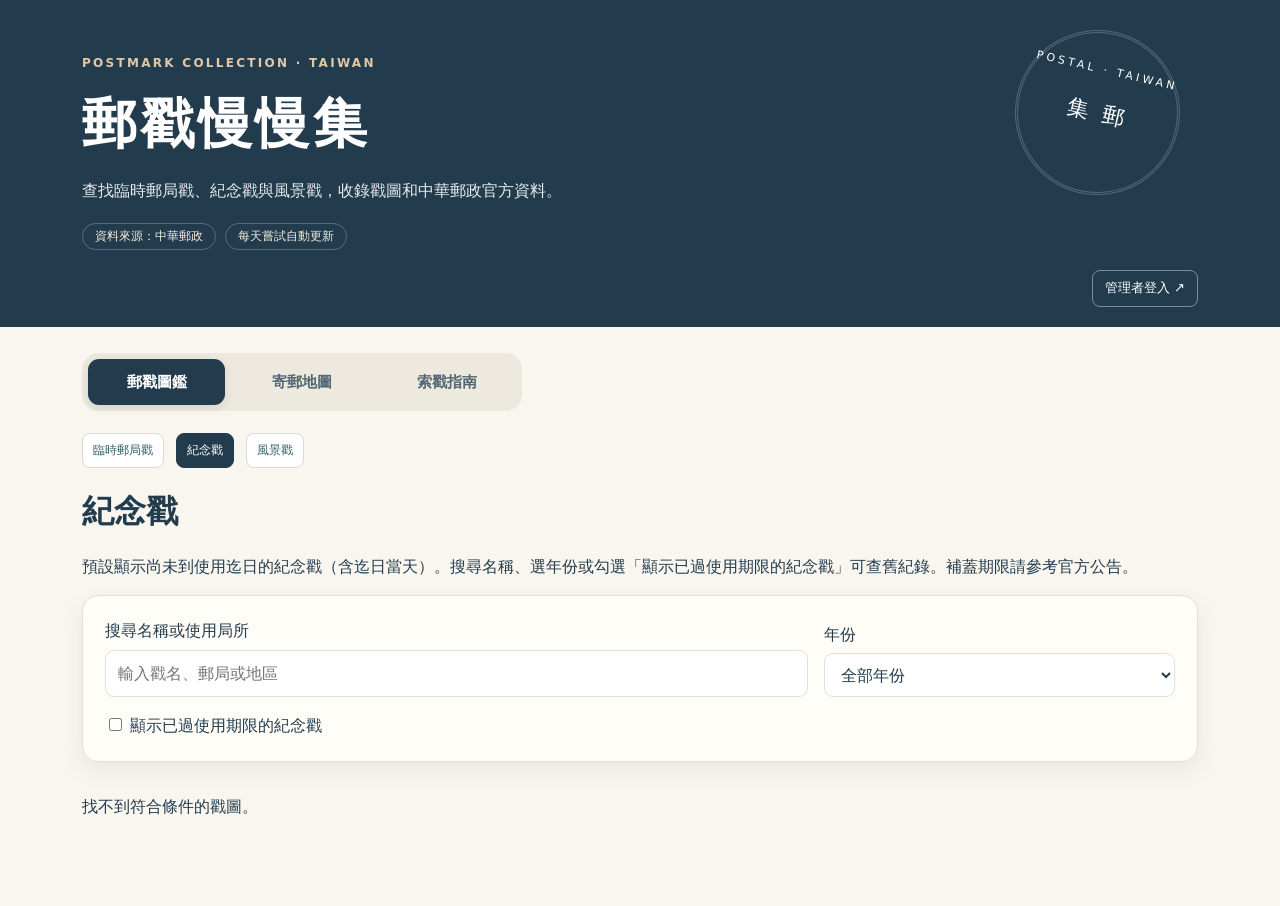
<file: catalog.html>
<!doctype html>
<html lang="zh-Hant"><meta charset="utf-8"><meta name="viewport" content="width=device-width,initial-scale=1">
<title>郵戳慢慢集｜戳圖圖鑑</title>
<style>
:root{--paper:#f9f6ef;--cream:#fffdf8;--ink:#233c4d;--ink2:#536774;--line:#e6dfd1;--accent:#b95744;--pale:#f1e8db;--good:#336b5a;--warn:#986b2b;--shadow:0 9px 25px rgba(43,54,54,.075)}
*{box-sizing:border-box}[hidden]{display:none!important}html{scroll-behavior:smooth}body{margin:0;background:var(--paper);color:var(--ink);font-family:"Noto Sans TC","Microsoft JhengHei","PingFang TC",system-ui,sans-serif;line-height:1.6}button,input,select{font:inherit}button{cursor:pointer}button:focus-visible,a:focus-visible,input:focus-visible,select:focus-visible{outline:3px solid #c49c5b;outline-offset:2px}a{color:#1f667a}header{background:var(--ink);color:white;position:relative;overflow:hidden}.headwrap{max-width:1160px;margin:auto;padding:54px 22px 48px;position:relative}.postmark{position:absolute;border:3px double rgba(255,255,255,.22);border-radius:50%;height:165px;width:165px;right:40px;top:30px;transform:rotate(13deg);text-align:center;display:flex;align-items:center;justify-content:center;letter-spacing:.15em;font-size:22px;pointer-events:none}.postmark:before{content:"POSTAL · TAIWAN";font-size:11px;position:absolute;top:28px}.eyebrow{letter-spacing:.19em;text-transform:uppercase;font-size:12px;color:#e0c7a8;font-weight:700}h1{font-size:clamp(32px,5.2vw,54px);letter-spacing:.07em;margin:8px 0 10px;font-weight:800}.subtitle{margin:0;max-width:640px;color:#e5ebed;font-size:16px}.headmeta{margin-top:20px;display:flex;gap:9px;flex-wrap:wrap}.headmeta span{border:1px solid rgba(255,255,255,.24);padding:3px 12px;border-radius:18px;font-size:12px;color:#f1eade}main{max-width:1160px;margin:auto;padding:26px 22px 70px}.info{background:#fffaf0;border:1px solid #ead8b4;border-radius:12px;padding:13px 16px;font-size:13px;color:#705728;margin-bottom:22px}.info b{color:#75502a}.filters{background:var(--cream);padding:22px;border:1px solid var(--line);border-radius:16px;box-shadow:var(--shadow)}.filters h2{font-size:18px;margin:0 0 12px}.fields{display:grid;grid-template-columns:2.3fr 1fr 1fr 1fr;gap:12px}.field{display:flex;flex-direction:column;gap:5px}.field label{font-size:12px;font-weight:750;color:var(--ink2)}.field input,.field select{height:42px;width:100%;padding:8px 11px;background:#fff;border:1px solid #d9d7cf;border-radius:9px;color:var(--ink);min-width:0}.rowfilter{display:flex;flex-wrap:wrap;align-items:center;gap:12px;margin-top:14px}.tick{display:flex;align-items:center;gap:6px;color:var(--ink2);font-size:13px}.tick input{accent-color:var(--accent);height:17px;width:17px}.plainbtn{border:1px solid #d0d5d3;background:#fff;border-radius:8px;padding:7px 12px;color:var(--ink);font-size:13px}.resultsline{display:flex;align-items:center;justify-content:space-between;gap:12px;margin:23px 0 16px}.resultsline strong{font-size:17px}.resultsline small{color:var(--ink2)}.cards{display:grid;grid-template-columns:repeat(3,minmax(0,1fr));gap:17px}.card{display:flex;flex-direction:column;background:var(--cream);border:1px solid var(--line);border-radius:16px;overflow:hidden;box-shadow:var(--shadow);min-width:0}.picture{height:205px;position:relative;background:#f0ece3;display:flex;align-items:center;justify-content:center;padding:15px;overflow:hidden}.picture img{display:block;max-width:100%;max-height:100%;object-fit:contain;filter:contrast(1.04)}.image-button{border:0;background:none;padding:0;height:100%;width:100%;display:flex;align-items:center;justify-content:center}.image-button:hover img{transform:scale(1.05)}.image-button img{transition:transform .2s}.image-fail{font-size:13px;color:#77858c;text-align:center;padding:20px;display:none}.smallcorner{position:absolute;top:10px;left:10px;background:rgba(255,255,255,.92);font-size:11px;border-radius:20px;padding:3px 10px;color:#5d6a70}.body{padding:17px 18px 18px;display:flex;flex-direction:column;flex:1}.date{font-size:12px;letter-spacing:.05em;font-weight:750;color:var(--accent)}.date .region{color:#71808a;font-weight:600;margin-left:8px}.body h3{font-size:17px;line-height:1.42;margin:7px 0 11px;min-height:48px}.tags{display:flex;flex-wrap:wrap;gap:6px;margin-bottom:13px}.tag{font-size:11px;border-radius:6px;padding:3px 8px;background:#eef0ee;color:#5c6970}.tag.future{background:#e5eee9;color:#39725a}.tag.grace{background:#f7eada;color:#8e632e}.tag.past{background:#e9e9e7;color:#777}.tag.pending{background:#fff0e7;color:#a25337}.details{padding:12px;background:#f5f3ed;border:1px solid #ebe6db;border-radius:10px;margin-top:auto}.details .k{font-size:11px;color:#6d7a80;font-weight:700}.details .v{font-size:13px;color:var(--ink);margin:1px 0 8px;overflow-wrap:anywhere}.details .v:last-child{margin-bottom:0}.note{font-size:12px;color:#68767b;margin-top:9px}.actions{display:flex;flex-wrap:wrap;align-items:center;gap:8px;margin-top:12px}.action{font-size:12px;text-decoration:none;padding:7px 10px;border-radius:8px;border:1px solid #d6dcd8;background:#fff;color:#315d6c}.action:hover{background:#edf4f1}.action.accent{background:#f3e8df;border-color:#e9caba;color:#8e4b33}.empty{background:#fff;border:1px solid var(--line);border-radius:15px;padding:50px 20px;text-align:center;color:var(--ink2)}footer{margin-top:40px;border-top:1px solid var(--line);padding-top:19px;font-size:12px;color:#687780}footer p{margin:6px 0}dialog{border:0;border-radius:15px;padding:0;background:#fffdf8;color:var(--ink);width:min(840px,96vw);max-height:94vh;box-shadow:0 30px 90px #14273855}dialog::backdrop{background:#0d2038b9}.modal-head{display:flex;justify-content:space-between;align-items:center;gap:12px;padding:14px 20px;border-bottom:1px solid var(--line)}.modal-head h2{font-size:16px;margin:0}.modal-head button{background:white;border:1px solid var(--line);border-radius:8px;padding:3px 12px;font-size:19px}.modal-body{padding:12px 20px 24px;text-align:center;overflow:auto;max-height:75vh}.modal-body img{max-width:100%;max-height:65vh;object-fit:contain}.modal-foot{display:flex;justify-content:center;gap:10px;margin-top:9px}.modal-foot button{border:1px solid var(--line);border-radius:7px;background:white;padding:7px 13px;color:var(--ink)}.statusdot{width:7px;height:7px;display:inline-block;border-radius:50%;background:#d7c4a6;margin-right:5px}.statusdot.good{background:#72c3a3}.err{color:#b35a43;font-size:12px}.sr-only{position:absolute;height:1px;width:1px;overflow:hidden;clip:rect(0,0,0,0)}
@media(max-width:920px){.cards{grid-template-columns:repeat(2,minmax(0,1fr))}.fields{grid-template-columns:1fr 1fr}.postmark{opacity:.25}}@media(max-width:620px){.headwrap{padding:42px 20px}.postmark{right:-40px;top:5px;opacity:.13}.filters{padding:17px}.fields{grid-template-columns:1fr}.cards{grid-template-columns:1fr}.picture{height:235px}.resultsline{align-items:start;flex-direction:column}}
[aria-current="page"].action{background:var(--ink);border-color:var(--ink);color:white}
.category-nav{margin:0 0 18px}
.category-title{font-size:clamp(23px,3vw,32px);margin:0 0 8px}
button,input,select{font-family:inherit}

.filters input[type="search"],.filters input[type="date"],.filters select{min-width:0;max-width:100%;box-sizing:border-box;font-size:16px;min-height:44px}
.catalog-fields{display:grid;grid-template-columns:minmax(0,2fr) minmax(140px,1fr);gap:16px;align-items:end}
.catalog-field{display:flex;flex-direction:column;gap:6px;min-width:0}
.catalog-field input,.catalog-field select{width:100%;padding:10px 12px;border:1px solid var(--line);border-radius:9px;background:white;color:var(--ink)}
.catalog-options{display:flex;gap:12px;flex-wrap:wrap;align-items:center;margin-top:16px}
.location-actions{display:flex;flex-wrap:wrap;gap:10px;align-items:center}
.location-actions button{min-height:44px}
.location-status{margin:10px 0 0;font-size:14px;overflow-wrap:anywhere}
button:disabled{opacity:.6;cursor:wait}
@media(max-width:620px){
 main{padding:20px 16px 48px}
 .headwrap{padding:32px 16px}
 .catalog-fields{grid-template-columns:minmax(0,1fr);gap:14px}
 .catalog-options{align-items:flex-start}
 .catalog-options>label{display:flex;gap:8px;align-items:flex-start}
 .location-actions{width:100%}
 .location-actions button{flex:1 1 140px}
 .category-nav{display:grid;grid-template-columns:repeat(3,minmax(0,1fr));gap:8px}
 .category-nav .action{text-align:center;padding:10px 4px;margin:0}
 .rowfilter{gap:12px}
 .rowfilter .tick{max-width:100%;flex-wrap:wrap}
 .filters .field{min-width:0}
 .body{overflow-wrap:anywhere}
}

.admin-entry{display:flex;justify-content:flex-end;margin-top:20px;font-size:13px}.admin-entry a{display:inline-block;padding:7px 12px;border:1px solid rgba(255,255,255,.4);border-radius:8px;color:white;text-decoration:none}.admin-entry a:hover{background:#36566a}.headwrap{padding-top:54px;padding-bottom:20px}@media(max-width:620px){.headwrap{padding-top:32px;padding-bottom:18px}.admin-entry{margin-top:18px}.admin-entry a{padding:7px 10px}}
#cards{margin-top:16px}
</style>
<link rel="stylesheet" href="site-sections.css?v=20261118">
<body>
<header><div class="headwrap"><div class="postmark">集 郵</div><div class="eyebrow">POSTMARK COLLECTION · TAIWAN</div><h1>郵戳慢慢集</h1><p class="subtitle">查找臨時郵局戳、紀念戳與風景戳，收錄戳圖和中華郵政官方資料。</p><div class="headmeta"><span>資料來源：中華郵政</span><span>每天嘗試自動更新</span></div><div class="admin-entry"><a href="https://postmark-admin.joas0123.workers.dev/admin" target="_blank" rel="noopener noreferrer" title="以 GitHub 帳號登入郵戳管理區">管理者登入 ↗</a></div></div></header>
<main>
<nav class="primary-nav" aria-label="網站功能"><a href="index.html" aria-current="page">郵戳圖鑑</a><a href="map.html">寄郵地圖</a><a href="guide.html">索戳指南</a></nav>
<nav class="rowfilter category-nav" aria-label="郵戳分類"><a class="action" href="index.html">臨時郵局戳</a><a class="action" href="catalog.html?type=commemorative">紀念戳</a><a class="action" href="catalog.html?type=scenic">風景戳</a></nav>
<h2 id="title" class="category-title">戳圖圖鑑</h2>
<p id="intro"></p>
<section class="filters" aria-label="查詢條件">
<div class="catalog-fields">
<div class="catalog-field"><label for="query">搜尋名稱或使用局所</label><input id="query" type="search" placeholder="輸入戳名、郵局或地區"></div>
<div class="catalog-field"><label for="year">年份</label><select id="year"><option value="">全部年份</option></select></div>
</div>
<div class="catalog-options">
<label id="history-filter" hidden><input id="history" type="checkbox"> 顯示已過使用期限的紀念戳</label>
<div id="scenic-location" hidden>
<div class="location-actions"><button type="button" class="action" id="locate-scenic" disabled>依我的位置找風景戳</button><button type="button" class="action" id="clear-location" hidden>清除定位排序</button></div>
<p id="location-status" class="location-status" role="status"></p>
</div>
</div>
</section>
<p id="result" role="status">正在讀取戳圖資料…</p>
<div class="cards" id="cards"></div>
</main>

<script src="catalog.js?v=20261112-public-clean" defer></script>
<script src="visits.js?v=20261112" defer></script>
</body>
</html>
</file>
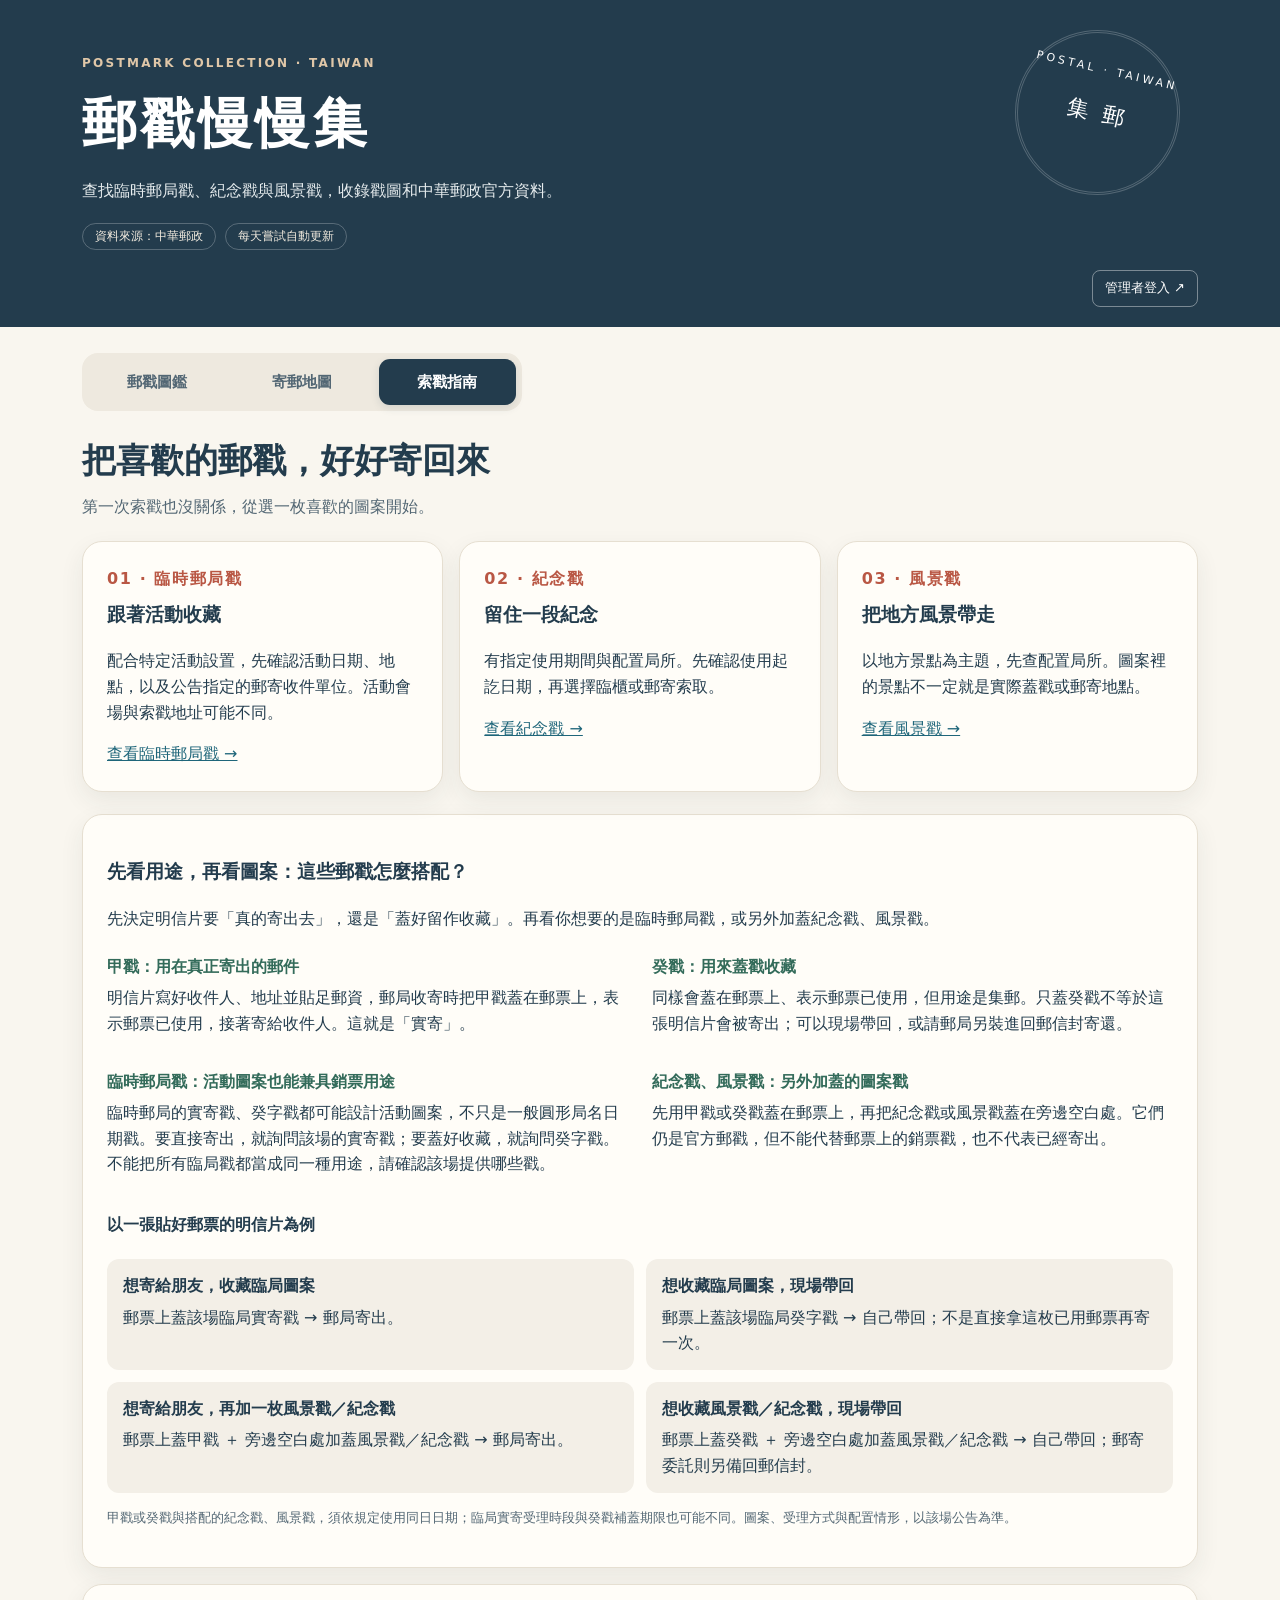
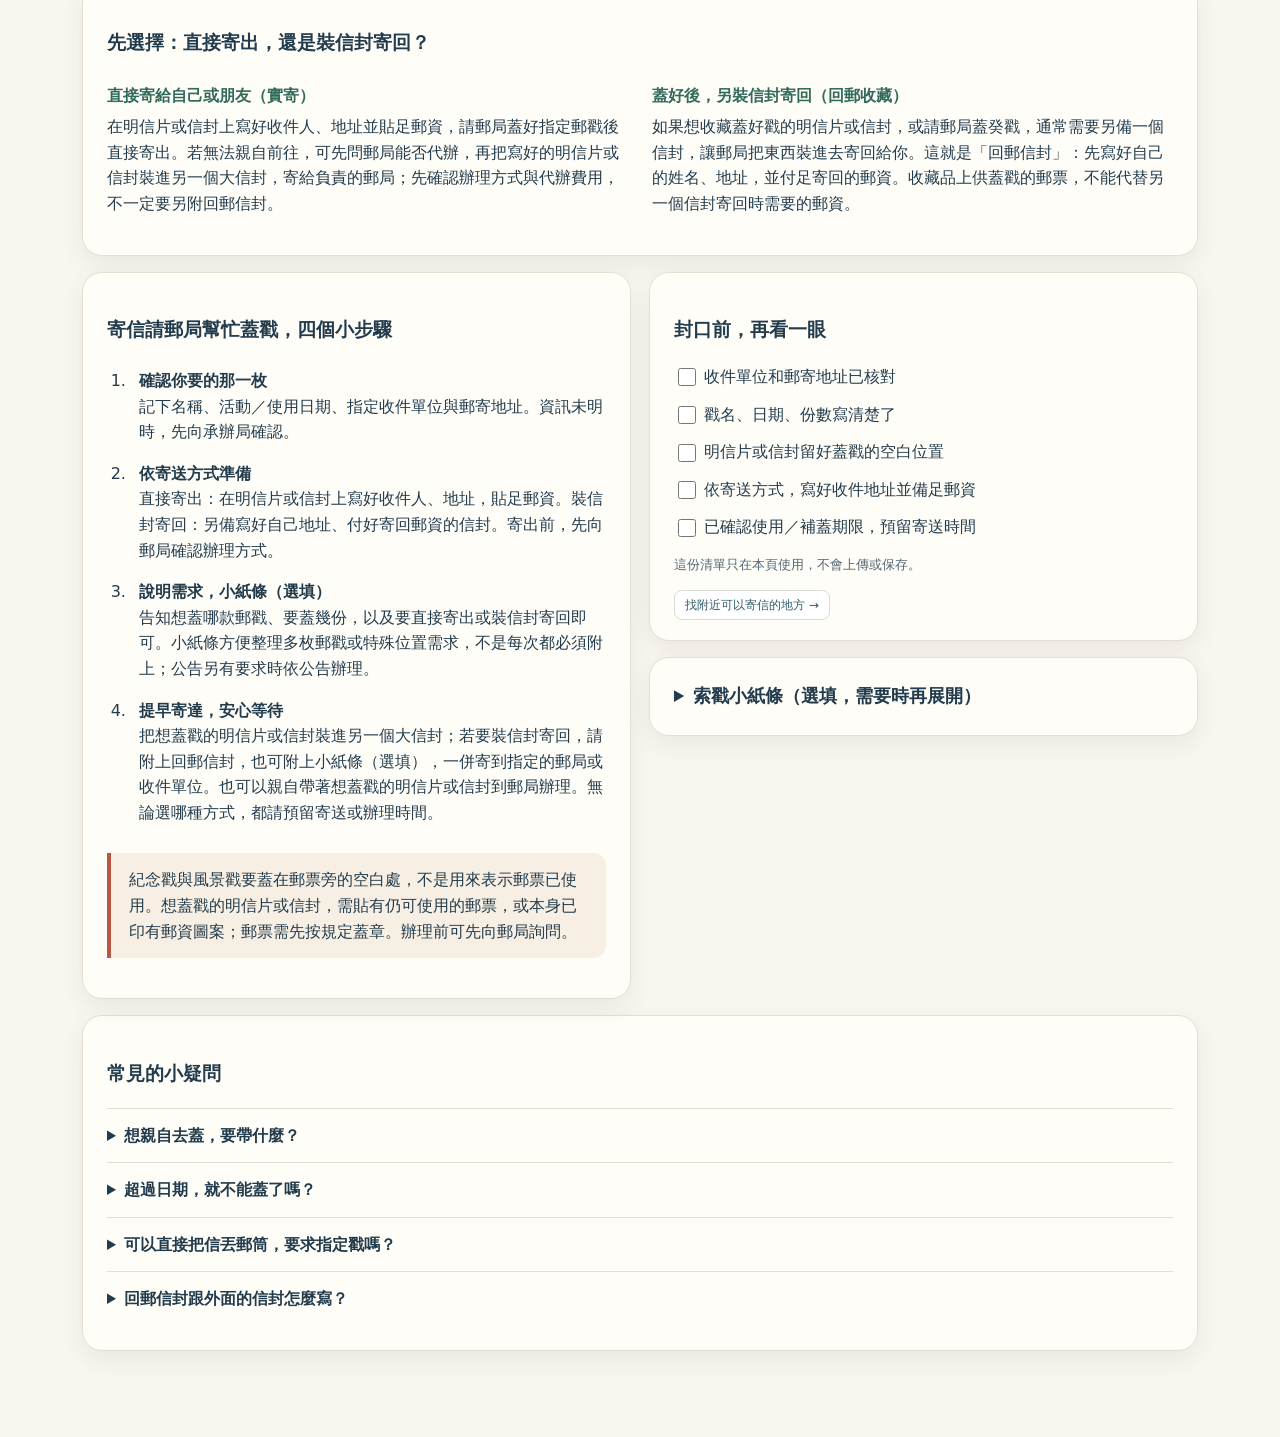
<file: guide.html>
<!doctype html>
<html lang="zh-Hant"><meta charset="utf-8"><meta name="viewport" content="width=device-width,initial-scale=1">
<title>郵戳慢慢集｜索戳指南</title>
<style>
:root{--paper:#f9f6ef;--cream:#fffdf8;--ink:#233c4d;--ink2:#536774;--line:#e6dfd1;--accent:#b95744;--pale:#f1e8db;--good:#336b5a;--warn:#986b2b;--shadow:0 9px 25px rgba(43,54,54,.075)}
*{box-sizing:border-box}[hidden]{display:none!important}html{scroll-behavior:smooth}body{margin:0;background:var(--paper);color:var(--ink);font-family:"Noto Sans TC","Microsoft JhengHei","PingFang TC",system-ui,sans-serif;line-height:1.6}button,input,select{font:inherit}button{cursor:pointer}button:focus-visible,a:focus-visible,input:focus-visible,select:focus-visible{outline:3px solid #c49c5b;outline-offset:2px}a{color:#1f667a}header{background:var(--ink);color:white;position:relative;overflow:hidden}.headwrap{max-width:1160px;margin:auto;padding:54px 22px 48px;position:relative}.postmark{position:absolute;border:3px double rgba(255,255,255,.22);border-radius:50%;height:165px;width:165px;right:40px;top:30px;transform:rotate(13deg);text-align:center;display:flex;align-items:center;justify-content:center;letter-spacing:.15em;font-size:22px;pointer-events:none}.postmark:before{content:"POSTAL · TAIWAN";font-size:11px;position:absolute;top:28px}.eyebrow{letter-spacing:.19em;text-transform:uppercase;font-size:12px;color:#e0c7a8;font-weight:700}h1{font-size:clamp(32px,5.2vw,54px);letter-spacing:.07em;margin:8px 0 10px;font-weight:800}.subtitle{margin:0;max-width:640px;color:#e5ebed;font-size:16px}.headmeta{margin-top:20px;display:flex;gap:9px;flex-wrap:wrap}.headmeta span{border:1px solid rgba(255,255,255,.24);padding:3px 12px;border-radius:18px;font-size:12px;color:#f1eade}main{max-width:1160px;margin:auto;padding:26px 22px 70px}.info{background:#fffaf0;border:1px solid #ead8b4;border-radius:12px;padding:13px 16px;font-size:13px;color:#705728;margin-bottom:22px}.info b{color:#75502a}.filters{background:var(--cream);padding:22px;border:1px solid var(--line);border-radius:16px;box-shadow:var(--shadow)}.filters h2{font-size:18px;margin:0 0 12px}.fields{display:grid;grid-template-columns:2.3fr 1fr 1fr 1fr;gap:12px}.field{display:flex;flex-direction:column;gap:5px}.field label{font-size:12px;font-weight:750;color:var(--ink2)}.field input,.field select{height:42px;width:100%;padding:8px 11px;background:#fff;border:1px solid #d9d7cf;border-radius:9px;color:var(--ink);min-width:0}.rowfilter{display:flex;flex-wrap:wrap;align-items:center;gap:12px;margin-top:14px}.tick{display:flex;align-items:center;gap:6px;color:var(--ink2);font-size:13px}.tick input{accent-color:var(--accent);height:17px;width:17px}.plainbtn{border:1px solid #d0d5d3;background:#fff;border-radius:8px;padding:7px 12px;color:var(--ink);font-size:13px}.resultsline{display:flex;align-items:center;justify-content:space-between;gap:12px;margin:23px 0 16px}.resultsline strong{font-size:17px}.resultsline small{color:var(--ink2)}.cards{display:grid;grid-template-columns:repeat(3,minmax(0,1fr));gap:17px}.card{display:flex;flex-direction:column;background:var(--cream);border:1px solid var(--line);border-radius:16px;overflow:hidden;box-shadow:var(--shadow);min-width:0}.picture{height:205px;position:relative;background:#f0ece3;display:flex;align-items:center;justify-content:center;padding:15px;overflow:hidden}.picture img{display:block;max-width:100%;max-height:100%;object-fit:contain;filter:contrast(1.04)}.image-button{border:0;background:none;padding:0;height:100%;width:100%;display:flex;align-items:center;justify-content:center}.image-button:hover img{transform:scale(1.05)}.image-button img{transition:transform .2s}.image-fail{font-size:13px;color:#77858c;text-align:center;padding:20px;display:none}.smallcorner{position:absolute;top:10px;left:10px;background:rgba(255,255,255,.92);font-size:11px;border-radius:20px;padding:3px 10px;color:#5d6a70}.body{padding:17px 18px 18px;display:flex;flex-direction:column;flex:1}.date{font-size:12px;letter-spacing:.05em;font-weight:750;color:var(--accent)}.date .region{color:#71808a;font-weight:600;margin-left:8px}.body h3{font-size:17px;line-height:1.42;margin:7px 0 11px;min-height:48px}.tags{display:flex;flex-wrap:wrap;gap:6px;margin-bottom:13px}.tag{font-size:11px;border-radius:6px;padding:3px 8px;background:#eef0ee;color:#5c6970}.tag.future{background:#e5eee9;color:#39725a}.tag.grace{background:#f7eada;color:#8e632e}.tag.past{background:#e9e9e7;color:#777}.tag.pending{background:#fff0e7;color:#a25337}.details{padding:12px;background:#f5f3ed;border:1px solid #ebe6db;border-radius:10px;margin-top:auto}.details .k{font-size:11px;color:#6d7a80;font-weight:700}.details .v{font-size:13px;color:var(--ink);margin:1px 0 8px;overflow-wrap:anywhere}.details .v:last-child{margin-bottom:0}.note{font-size:12px;color:#68767b;margin-top:9px}.actions{display:flex;flex-wrap:wrap;align-items:center;gap:8px;margin-top:12px}.action{font-size:12px;text-decoration:none;padding:7px 10px;border-radius:8px;border:1px solid #d6dcd8;background:#fff;color:#315d6c}.action:hover{background:#edf4f1}.action.accent{background:#f3e8df;border-color:#e9caba;color:#8e4b33}.empty{background:#fff;border:1px solid var(--line);border-radius:15px;padding:50px 20px;text-align:center;color:var(--ink2)}footer{margin-top:40px;border-top:1px solid var(--line);padding-top:19px;font-size:12px;color:#687780}footer p{margin:6px 0}dialog{border:0;border-radius:15px;padding:0;background:#fffdf8;color:var(--ink);width:min(840px,96vw);max-height:94vh;box-shadow:0 30px 90px #14273855}dialog::backdrop{background:#0d2038b9}.modal-head{display:flex;justify-content:space-between;align-items:center;gap:12px;padding:14px 20px;border-bottom:1px solid var(--line)}.modal-head h2{font-size:16px;margin:0}.modal-head button{background:white;border:1px solid var(--line);border-radius:8px;padding:3px 12px;font-size:19px}.modal-body{padding:12px 20px 24px;text-align:center;overflow:auto;max-height:75vh}.modal-body img{max-width:100%;max-height:65vh;object-fit:contain}.modal-foot{display:flex;justify-content:center;gap:10px;margin-top:9px}.modal-foot button{border:1px solid var(--line);border-radius:7px;background:white;padding:7px 13px;color:var(--ink)}.statusdot{width:7px;height:7px;display:inline-block;border-radius:50%;background:#d7c4a6;margin-right:5px}.statusdot.good{background:#72c3a3}.err{color:#b35a43;font-size:12px}.sr-only{position:absolute;height:1px;width:1px;overflow:hidden;clip:rect(0,0,0,0)}
@media(max-width:920px){.cards{grid-template-columns:repeat(2,minmax(0,1fr))}.fields{grid-template-columns:1fr 1fr}.postmark{opacity:.25}}@media(max-width:620px){.headwrap{padding:42px 20px}.postmark{right:-40px;top:5px;opacity:.13}.filters{padding:17px}.fields{grid-template-columns:1fr}.cards{grid-template-columns:1fr}.picture{height:235px}.resultsline{align-items:start;flex-direction:column}}
[aria-current="page"].action{background:var(--ink);border-color:var(--ink);color:white}
.category-nav{margin:0 0 18px}
.category-title{font-size:clamp(23px,3vw,32px);margin:0 0 8px}
button,input,select{font-family:inherit}

.filters input[type="search"],.filters input[type="date"],.filters select{min-width:0;max-width:100%;box-sizing:border-box;font-size:16px;min-height:44px}
.catalog-fields{display:grid;grid-template-columns:minmax(0,2fr) minmax(140px,1fr);gap:16px;align-items:end}
.catalog-field{display:flex;flex-direction:column;gap:6px;min-width:0}
.catalog-field input,.catalog-field select{width:100%;padding:10px 12px;border:1px solid var(--line);border-radius:9px;background:white;color:var(--ink)}
.catalog-options{display:flex;gap:12px;flex-wrap:wrap;align-items:center;margin-top:16px}
.location-actions{display:flex;flex-wrap:wrap;gap:10px;align-items:center}
.location-actions button{min-height:44px}
.location-status{margin:10px 0 0;font-size:14px;overflow-wrap:anywhere}
button:disabled{opacity:.6;cursor:wait}
@media(max-width:620px){
 main{padding:20px 16px 48px}
 .headwrap{padding:32px 16px}
 .catalog-fields{grid-template-columns:minmax(0,1fr);gap:14px}
 .catalog-options{align-items:flex-start}
 .catalog-options>label{display:flex;gap:8px;align-items:flex-start}
 .location-actions{width:100%}
 .location-actions button{flex:1 1 140px}
 .category-nav{display:grid;grid-template-columns:repeat(3,minmax(0,1fr));gap:8px}
 .category-nav .action{text-align:center;padding:10px 4px;margin:0}
 .rowfilter{gap:12px}
 .rowfilter .tick{max-width:100%;flex-wrap:wrap}
 .filters .field{min-width:0}
 .body{overflow-wrap:anywhere}
}

.admin-entry{display:flex;justify-content:flex-end;margin-top:20px;font-size:13px}.admin-entry a{display:inline-block;padding:7px 12px;border:1px solid rgba(255,255,255,.4);border-radius:8px;color:white;text-decoration:none}.admin-entry a:hover{background:#36566a}.headwrap{padding-top:54px;padding-bottom:20px}@media(max-width:620px){.headwrap{padding-top:32px;padding-bottom:18px}.admin-entry{margin-top:18px}.admin-entry a{padding:7px 10px}}
#cards{margin-top:16px}
</style>
<link rel="stylesheet" href="site-sections.css?v=20261118-note-fit">
<body>
<header><div class="headwrap"><div class="postmark">集 郵</div><div class="eyebrow">POSTMARK COLLECTION · TAIWAN</div><h1>郵戳慢慢集</h1><p class="subtitle">查找臨時郵局戳、紀念戳與風景戳，收錄戳圖和中華郵政官方資料。</p><div class="headmeta"><span>資料來源：中華郵政</span><span>每天嘗試自動更新</span></div><div class="admin-entry"><a href="https://postmark-admin.joas0123.workers.dev/admin" target="_blank" rel="noopener noreferrer" title="以 GitHub 帳號登入郵戳管理區">管理者登入 ↗</a></div></div></header>
<main><nav class="primary-nav" aria-label="網站功能"><a href="index.html">郵戳圖鑑</a><a href="map.html">寄郵地圖</a><a href="guide.html" aria-current="page">索戳指南</a></nav>
<section class="page-intro"><h2>把喜歡的郵戳，好好寄回來</h2><p>第一次索戳也沒關係，從選一枚喜歡的圖案開始。</p></section>
<div class="guide-grid"><article class="panel"><span class="step-no">01 · 臨時郵局戳</span><h3>跟著活動收藏</h3><p>配合特定活動設置，先確認活動日期、地點，以及公告指定的郵寄收件單位。活動會場與索戳地址可能不同。</p><a href="index.html">查看臨時郵局戳 →</a></article><article class="panel"><span class="step-no">02 · 紀念戳</span><h3>留住一段紀念</h3><p>有指定使用期間與配置局所。先確認使用起訖日期，再選擇臨櫃或郵寄索取。</p><a href="catalog.html?type=commemorative">查看紀念戳 →</a></article><article class="panel"><span class="step-no">03 · 風景戳</span><h3>把地方風景帶走</h3><p>以地方景點為主題，先查配置局所。圖案裡的景點不一定就是實際蓋戳或郵寄地點。</p><a href="catalog.html?type=scenic">查看風景戳 →</a></article></div>
<section class="panel" id="postmark-intro"><h3>先看用途，再看圖案：這些郵戳怎麼搭配？</h3>
<p>先決定明信片要「真的寄出去」，還是「蓋好留作收藏」。再看你想要的是臨時郵局戳，或另外加蓋紀念戳、風景戳。</p>
<div class="postmark-basics">
<article><h4>甲戳：用在真正寄出的郵件</h4><p>明信片寫好收件人、地址並貼足郵資，郵局收寄時把甲戳蓋在郵票上，表示郵票已使用，接著寄給收件人。這就是「實寄」。</p></article>
<article><h4>癸戳：用來蓋戳收藏</h4><p>同樣會蓋在郵票上、表示郵票已使用，但用途是集郵。只蓋癸戳不等於這張明信片會被寄出；可以現場帶回，或請郵局另裝進回郵信封寄還。</p></article>
<article><h4>臨時郵局戳：活動圖案也能兼具銷票用途</h4><p>臨時郵局的實寄戳、癸字戳都可能設計活動圖案，不只是一般圓形局名日期戳。要直接寄出，就詢問該場的實寄戳；要蓋好收藏，就詢問癸字戳。不能把所有臨局戳都當成同一種用途，請確認該場提供哪些戳。</p></article>
<article><h4>紀念戳、風景戳：另外加蓋的圖案戳</h4><p>先用甲戳或癸戳蓋在郵票上，再把紀念戳或風景戳蓋在旁邊空白處。它們仍是官方郵戳，但不能代替郵票上的銷票戳，也不代表已經寄出。</p></article>
</div>
<h4>以一張貼好郵票的明信片為例</h4>
<div class="postmark-examples">
<p><b>想寄給朋友，收藏臨局圖案</b><br>郵票上蓋該場臨局實寄戳 → 郵局寄出。</p>
<p><b>想收藏臨局圖案，現場帶回</b><br>郵票上蓋該場臨局癸字戳 → 自己帶回；不是直接拿這枚已用郵票再寄一次。</p>
<p><b>想寄給朋友，再加一枚風景戳／紀念戳</b><br>郵票上蓋甲戳 ＋ 旁邊空白處加蓋風景戳／紀念戳 → 郵局寄出。</p>
<p><b>想收藏風景戳／紀念戳，現場帶回</b><br>郵票上蓋癸戳 ＋ 旁邊空白處加蓋風景戳／紀念戳 → 自己帶回；郵寄委託則另備回郵信封。</p>
</div><p class="sources">甲戳或癸戳與搭配的紀念戳、風景戳，須依規定使用同日日期；臨局實寄受理時段與癸戳補蓋期限也可能不同。圖案、受理方式與配置情形，以該場公告為準。</p>
</section>

<section class="panel" id="mailing-options"><h3>先選擇：直接寄出，還是裝信封寄回？</h3><div class="postmark-basics">
<article><h4>直接寄給自己或朋友（實寄）</h4><p>在明信片或信封上寫好收件人、地址並貼足郵資，請郵局蓋好指定郵戳後直接寄出。若無法親自前往，可先問郵局能否代辦，再把寫好的明信片或信封裝進另一個大信封，寄給負責的郵局；先確認辦理方式與代辦費用，不一定要另附回郵信封。</p></article>
<article><h4>蓋好後，另裝信封寄回（回郵收藏）</h4><p>如果想收藏蓋好戳的明信片或信封，或請郵局蓋癸戳，通常需要另備一個信封，讓郵局把東西裝進去寄回給你。這就是「回郵信封」：先寫好自己的姓名、地址，並付足寄回的郵資。收藏品上供蓋戳的郵票，不能代替另一個信封寄回時需要的郵資。</p></article>
</div></section>
<div class="guide-columns"><section class="panel"><h3>寄信請郵局幫忙蓋戳，四個小步驟</h3><ol class="guide-steps"><li><b>確認你要的那一枚</b>記下名稱、活動／使用日期、指定收件單位與郵寄地址。資訊未明時，先向承辦局確認。</li><li><b>依寄送方式準備</b>直接寄出：在明信片或信封上寫好收件人、地址，貼足郵資。裝信封寄回：另備寫好自己地址、付好寄回郵資的信封。寄出前，先向郵局確認辦理方式。</li><li><b>說明需求，小紙條（選填）</b>告知想蓋哪款郵戳、要蓋幾份，以及要直接寄出或裝信封寄回即可。小紙條方便整理多枚郵戳或特殊位置需求，不是每次都必須附上；公告另有要求時依公告辦理。</li><li><b>提早寄達，安心等待</b>把想蓋戳的明信片或信封裝進另一個大信封；若要裝信封寄回，請附上回郵信封，也可附上小紙條（選填），一併寄到指定的郵局或收件單位。也可以親自帶著想蓋戳的明信片或信封到郵局辦理。無論選哪種方式，都請預留寄送或辦理時間。</li></ol><p class="guide-note">紀念戳與風景戳要蓋在郵票旁的空白處，不是用來表示郵票已使用。想蓋戳的明信片或信封，需貼有仍可使用的郵票，或本身已印有郵資圖案；郵票需先按規定蓋章。辦理前可先向郵局詢問。</p></section>
<div class="guide-sidebar"><section class="panel checklist"><h3>封口前，再看一眼</h3><label><input type="checkbox">收件單位和郵寄地址已核對</label><label><input type="checkbox">戳名、日期、份數寫清楚了</label><label><input type="checkbox">明信片或信封留好蓋戳的空白位置</label><label><input type="checkbox">依寄送方式，寫好收件地址並備足郵資</label><label><input type="checkbox">已確認使用／補蓋期限，預留寄送時間</label><p class="sources">這份清單只在本頁使用，不會上傳或保存。</p><a class="action" href="map.html">找附近可以寄信的地方 →</a></section><section class="panel"><details class="optional-note"><summary>索戳小紙條（選填，需要時再展開）</summary><div class="note-editor"><p>可用來補充需求，無須每次都附。請保留適用的寄送方式，依公告與承辦局要求調整。</p><label class="sr-only" for="request-note">索戳小紙條範本</label><textarea id="request-note" spellcheck="false">承辦人員您好：
想請您協助加蓋以下郵戳，謝謝！

郵戳名稱：【填寫完整名稱】
活動／使用日期：【年／月／日】
索戳份數：【填寫份數】
希望加蓋位置：【例如：明信片背面空白處；以可配合為準】

寄送方式：【擇一填寫】
□ 直接寄出：明信片或信封已寫好收件人、地址並貼足郵資，請協助寄出。
□ 裝信封寄回：內附寫好自己地址、付好郵資的回郵信封，請裝入後寄回。
如有不符規定之處，敬請依貴局規定處理。
謝謝您的協助！</textarea></div><div class="map-actions note-actions"><button class="action" type="button" id="copy-note">複製小紙條</button><p class="sources">此欄不會上傳或儲存；關閉頁面前請自行複製留存。</p><span id="copy-status" role="status"></span></div></details></section></div></div>

<section class="panel"><h3>常見的小疑問</h3><details><summary>想親自去蓋，要帶什麼？</summary><p>先確認哪間郵局提供這款郵戳，以及服務時間。帶上想蓋戳的明信片、信封等物品，向櫃檯說明想蓋哪款郵戳、蓋在哪裡。臨時郵局另確認活動會場的服務時段；不用直接跑到圖案裡的景點。</p></details><details><summary>超過日期，就不能蓋了嗎？</summary><p>本站臨時郵局的「預估補蓋截止」以活動日加 10 個日曆天推估，不代表每場保證受理至該日。公告另列期間、收件單位或限制時，請以公告為準；涉及補蓋日期與末日休業順延時，務必先向承辦局確認。</p></details><details><summary>可以直接把信丟郵筒，要求指定戳嗎？</summary><p>郵筒是收寄設施，不會依投遞位置自動加蓋你指定的風景戳或紀念戳。請把索戳材料寄給該枚郵戳的指定收件單位；i郵箱也是寄取件設施，並非集郵服務櫃檯。</p></details><details><summary>回郵信封跟外面的信封怎麼寫？</summary><p>外面的大信封：寫負責辦理的郵局或收件單位名稱、地址，可註明「索戳」。放在裡面的回郵信封：寫你自己的姓名、地址，並付好寄回的郵資。別把活動會場地址直接當成郵寄收件地址。</p></details></section>

</main><script src="guide.js?v=20261118-note-fit" defer></script><script src="visits.js?v=20261118" defer></script></body></html>
</file>
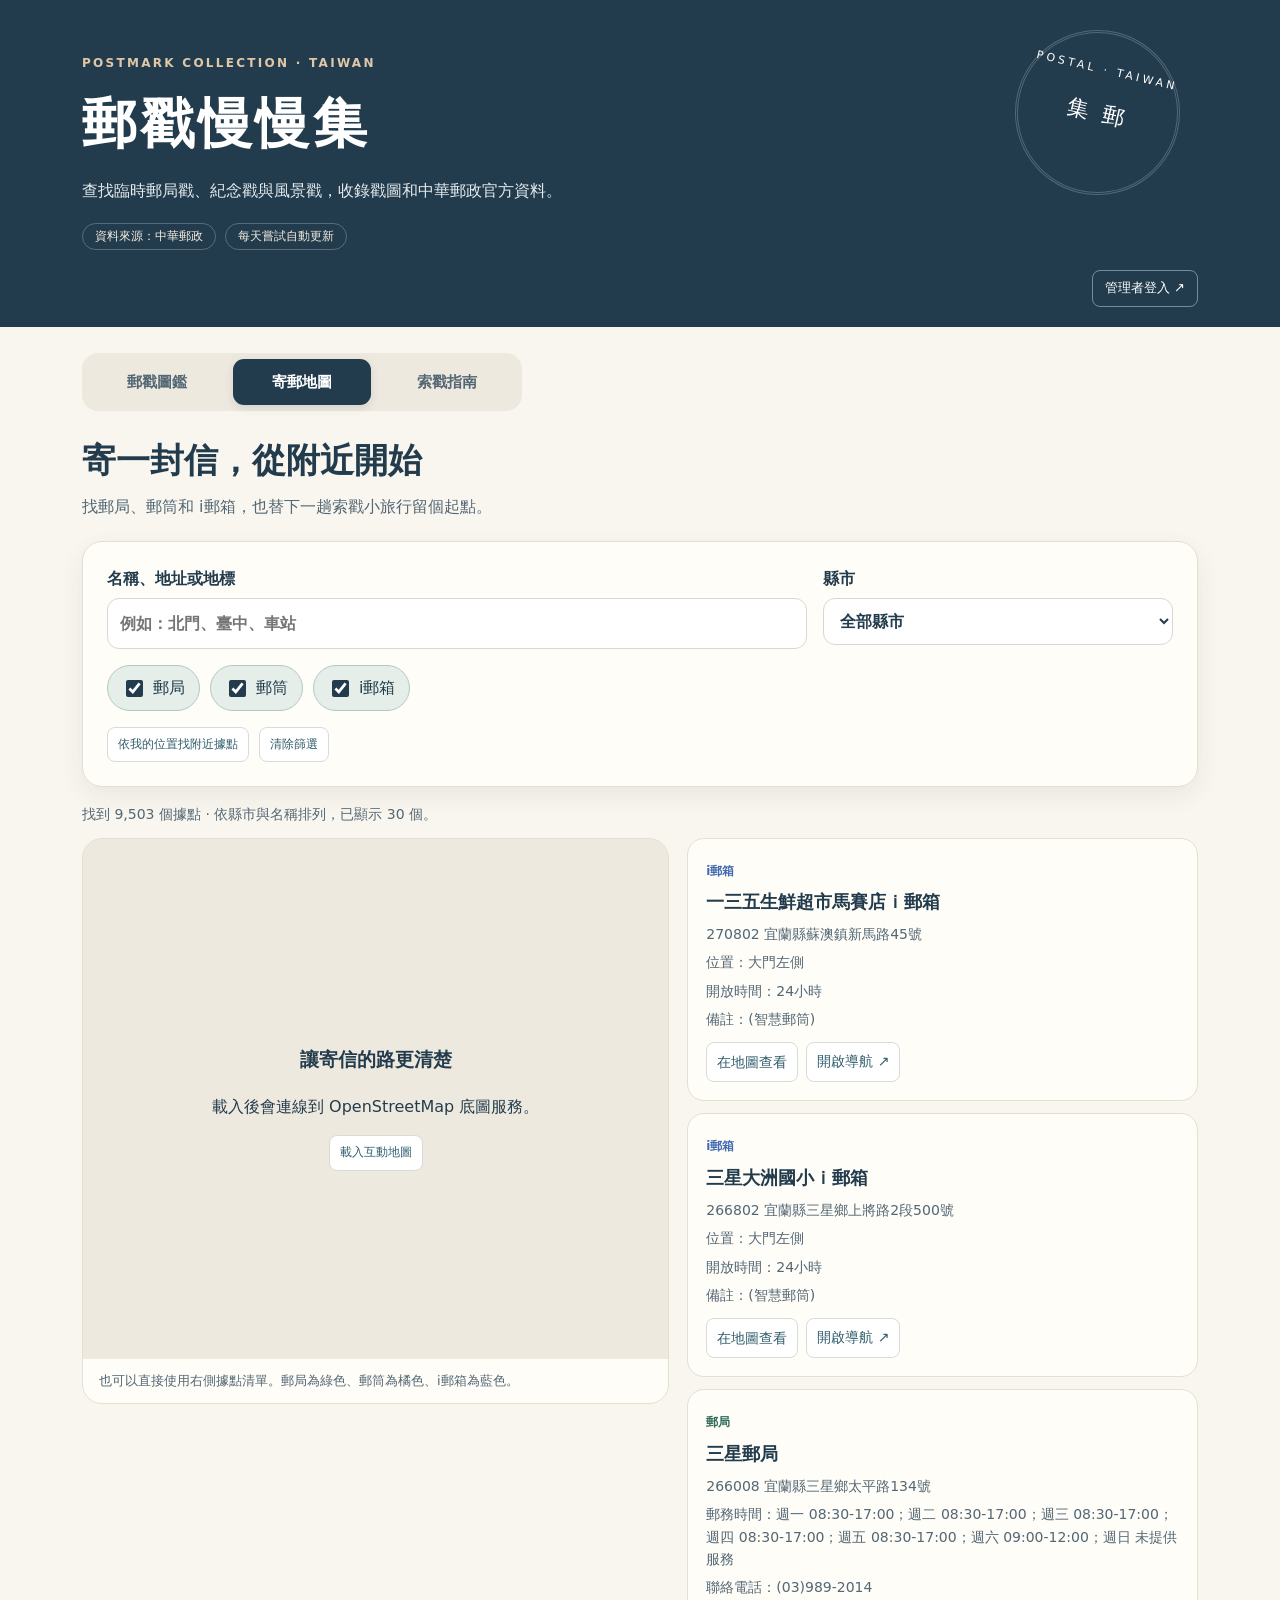
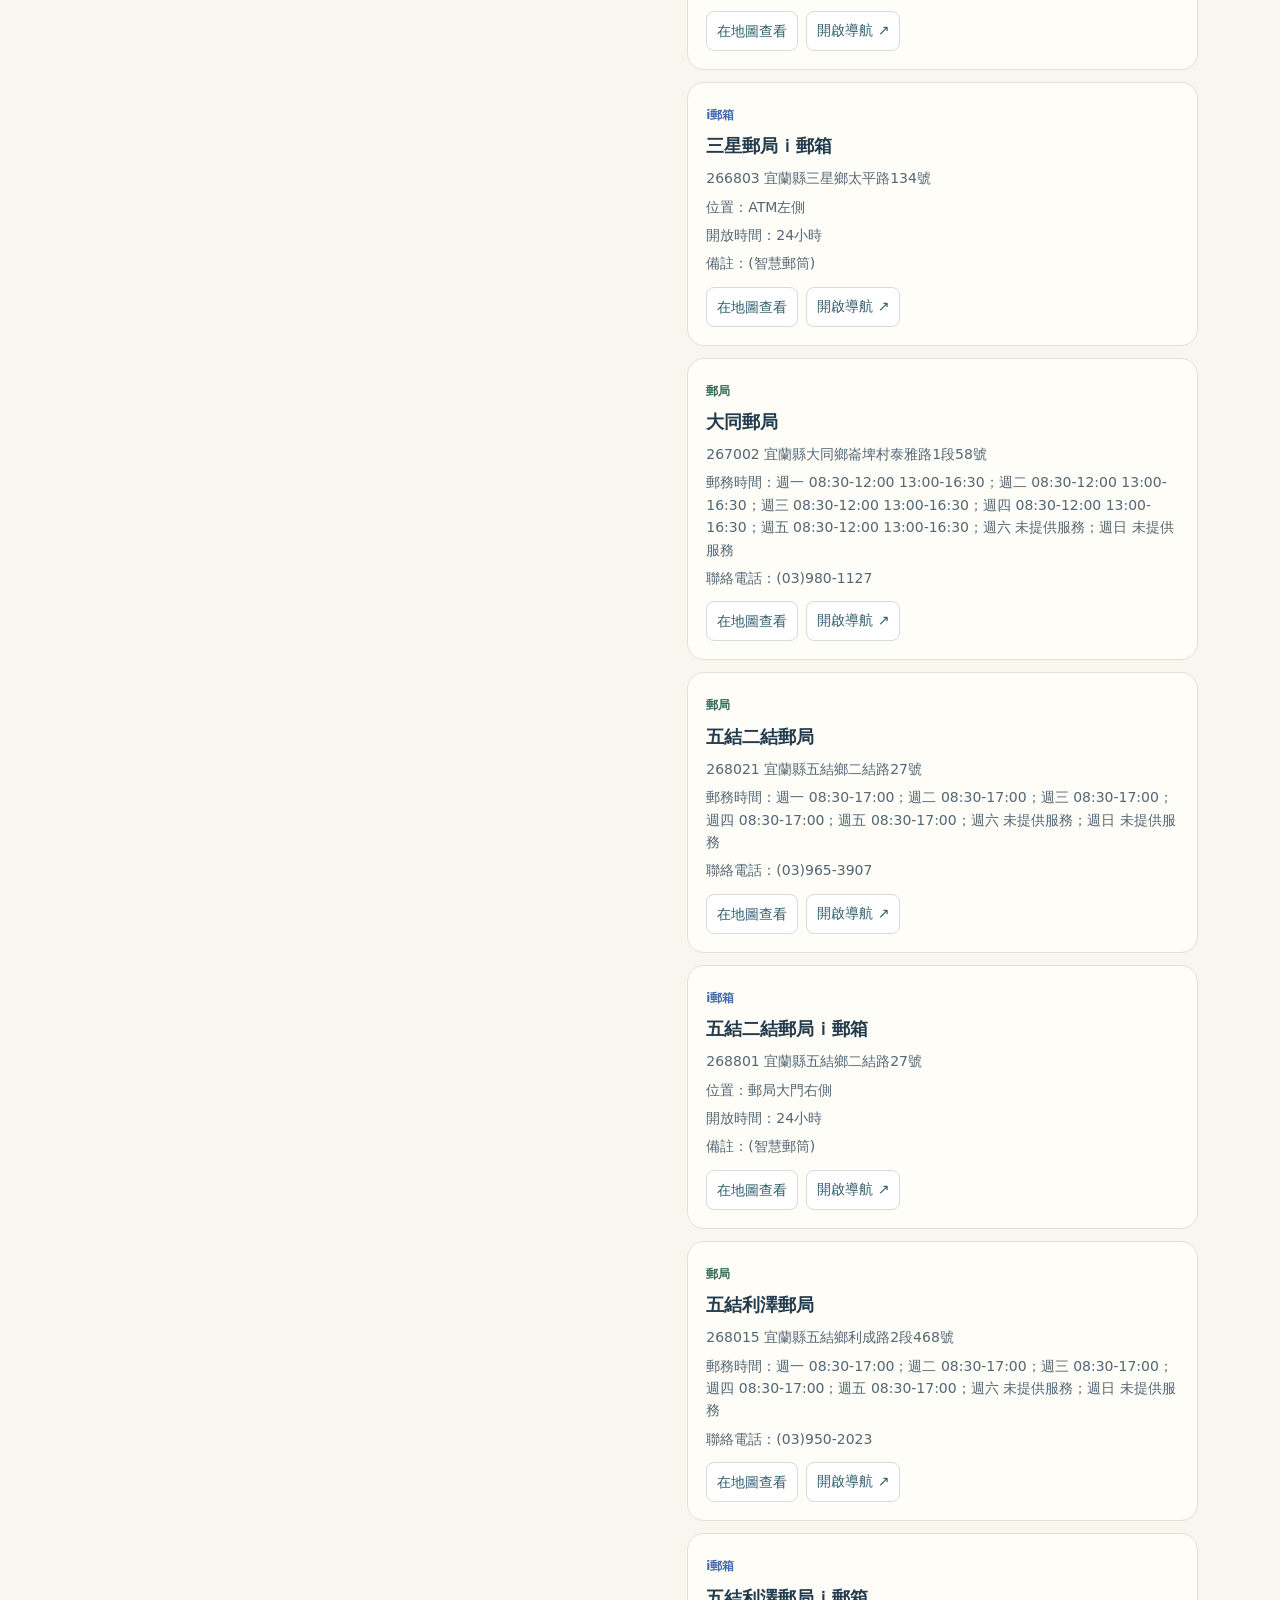
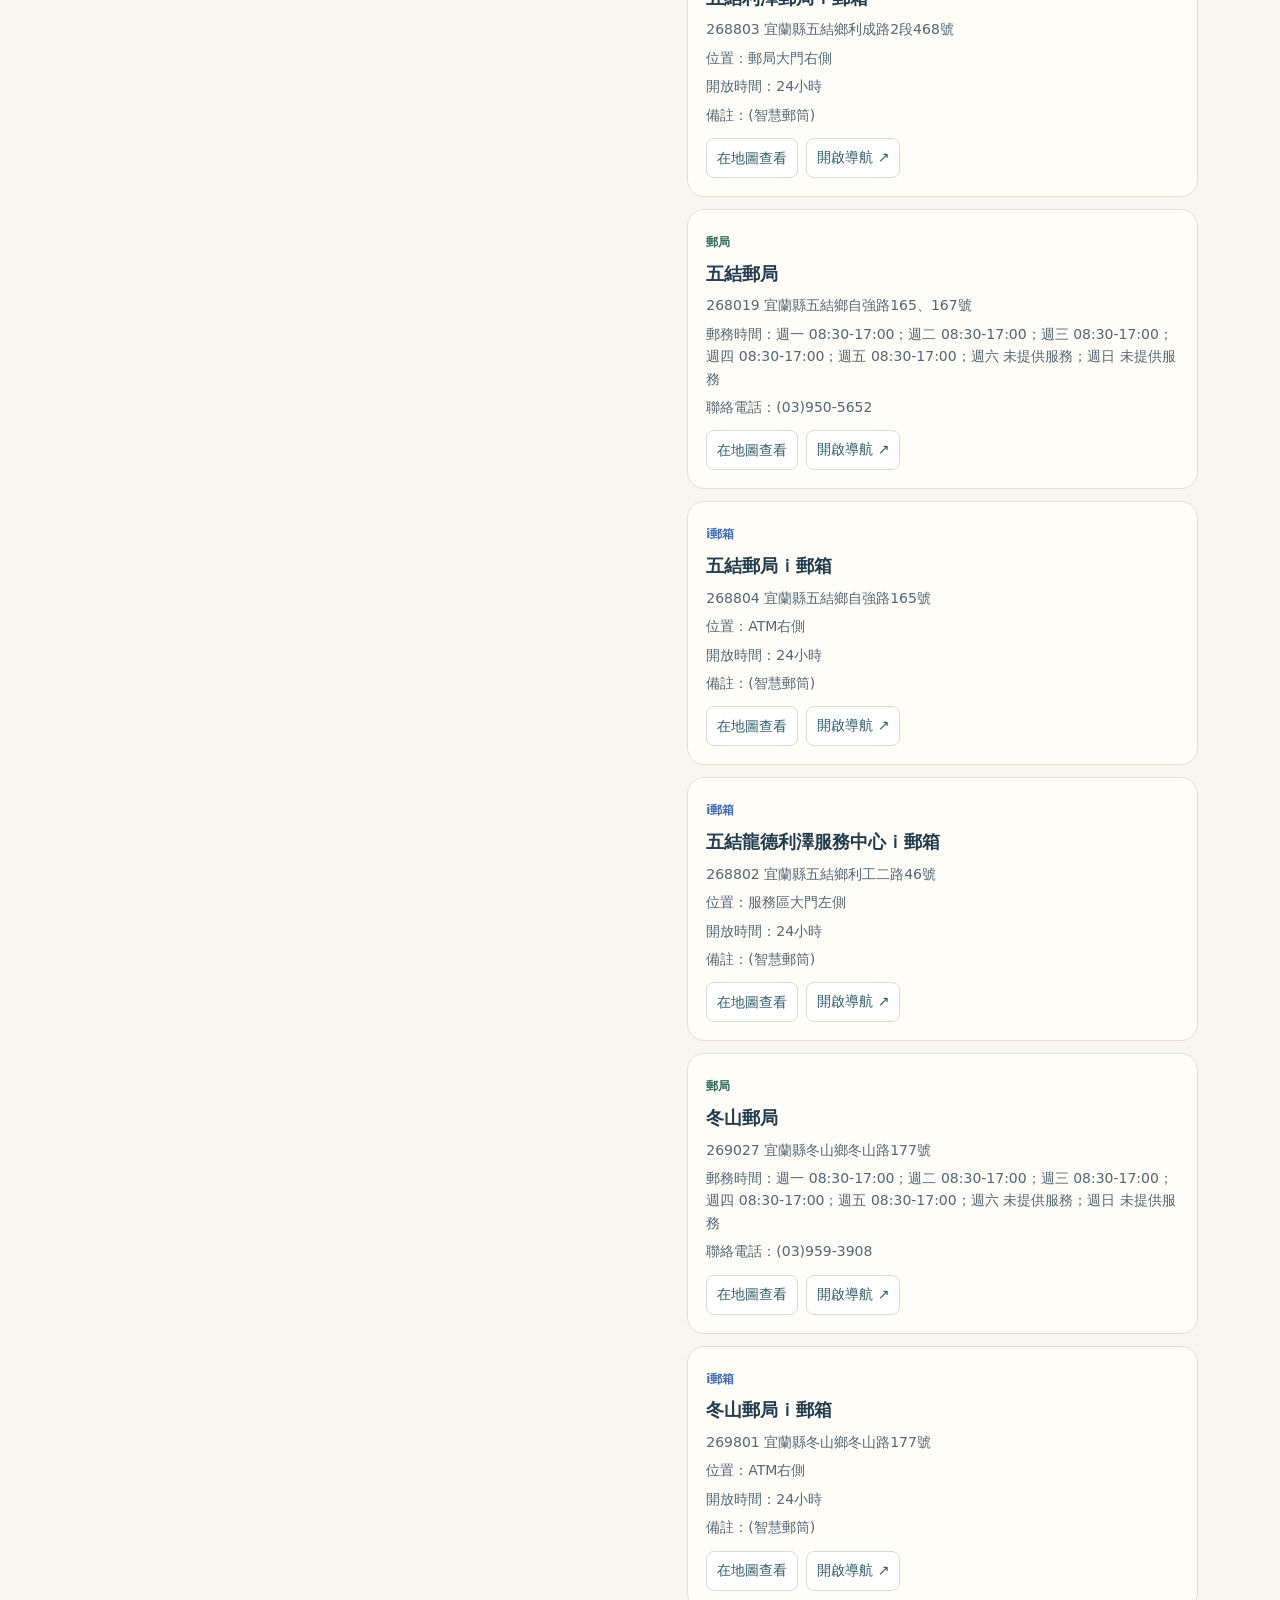
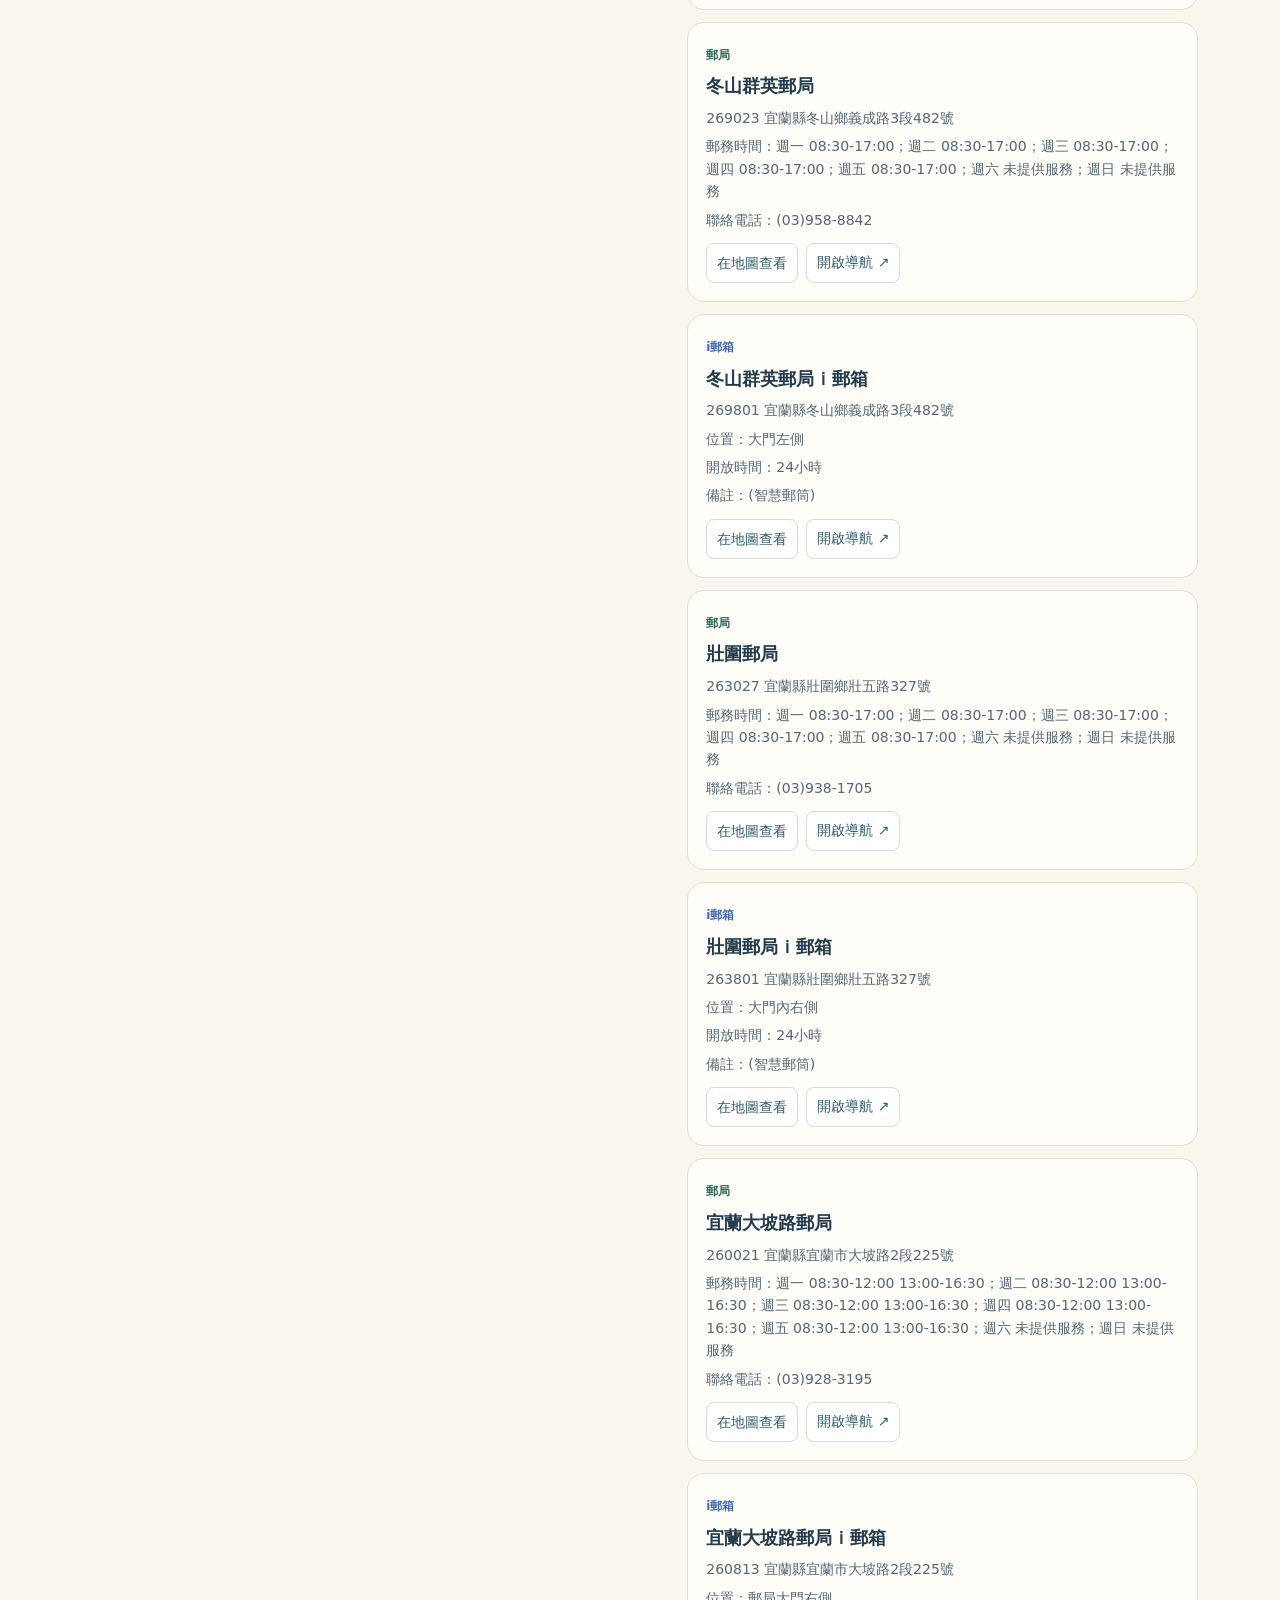
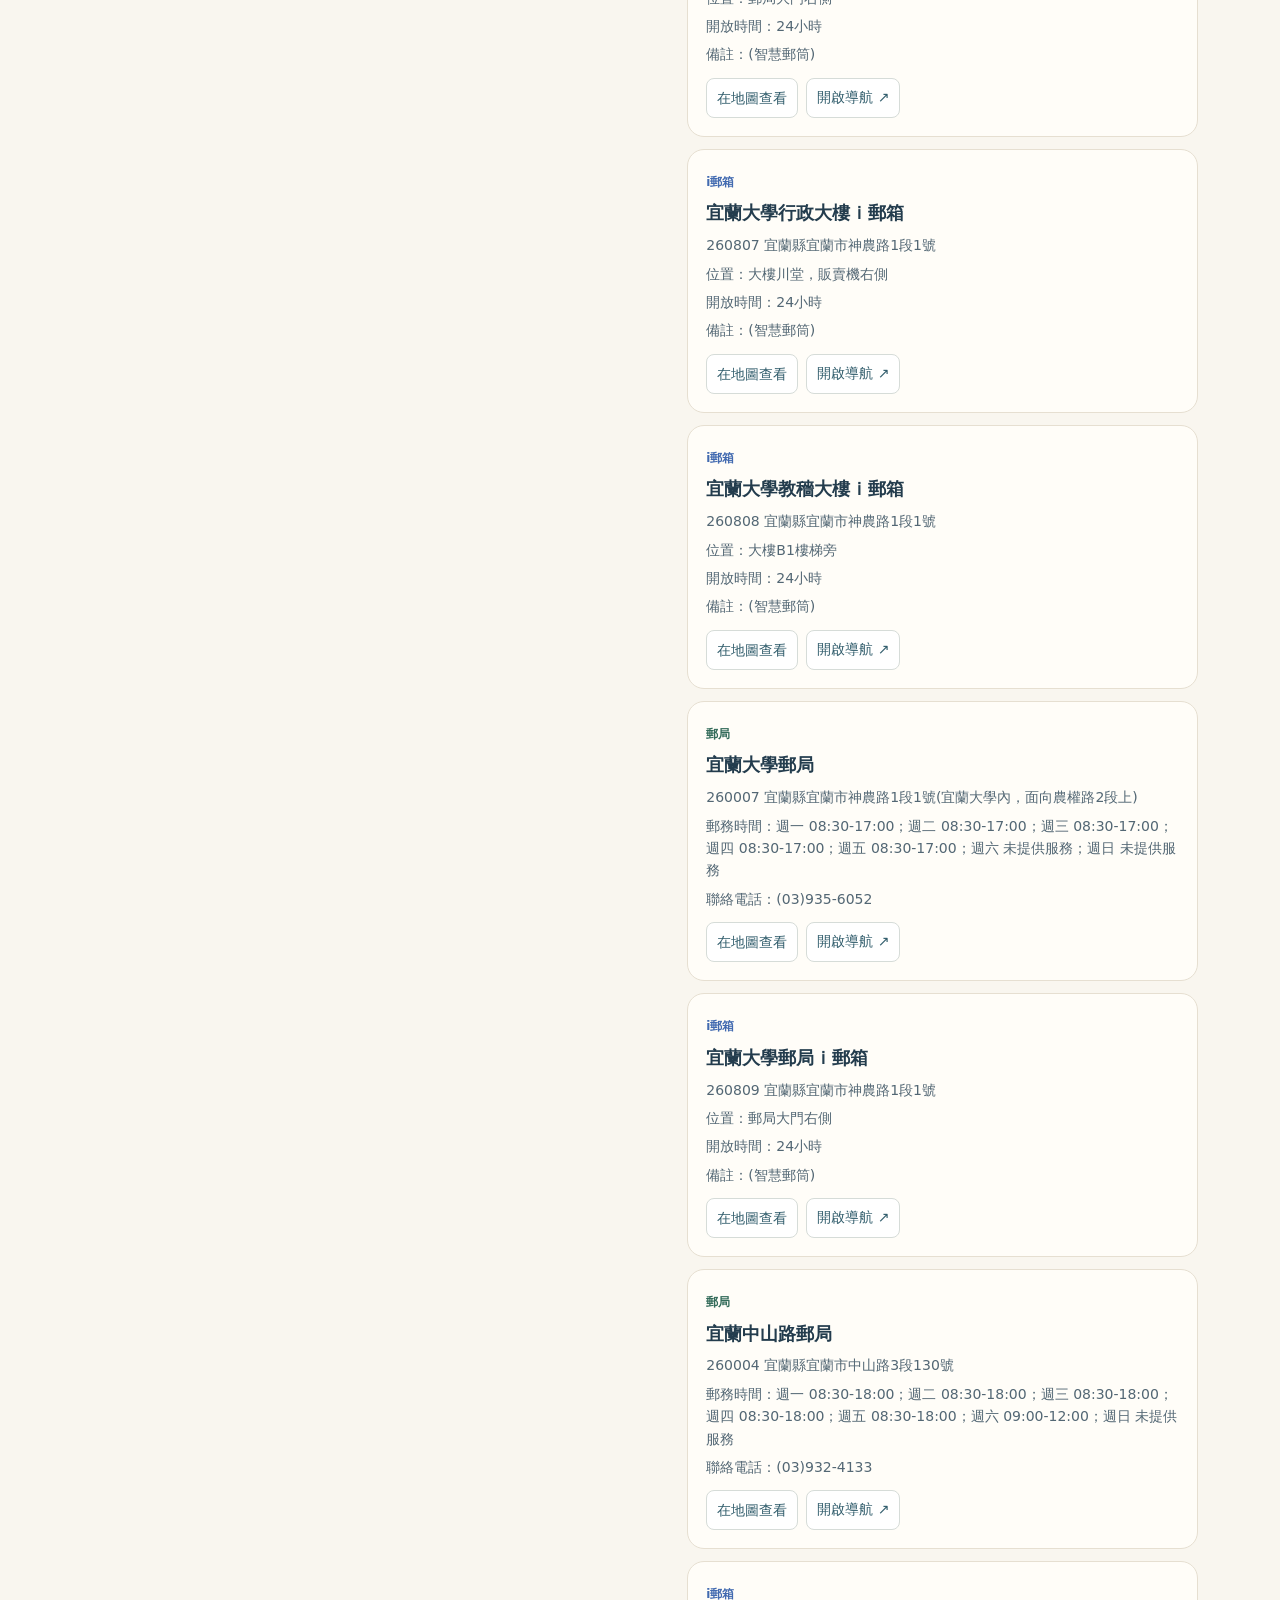
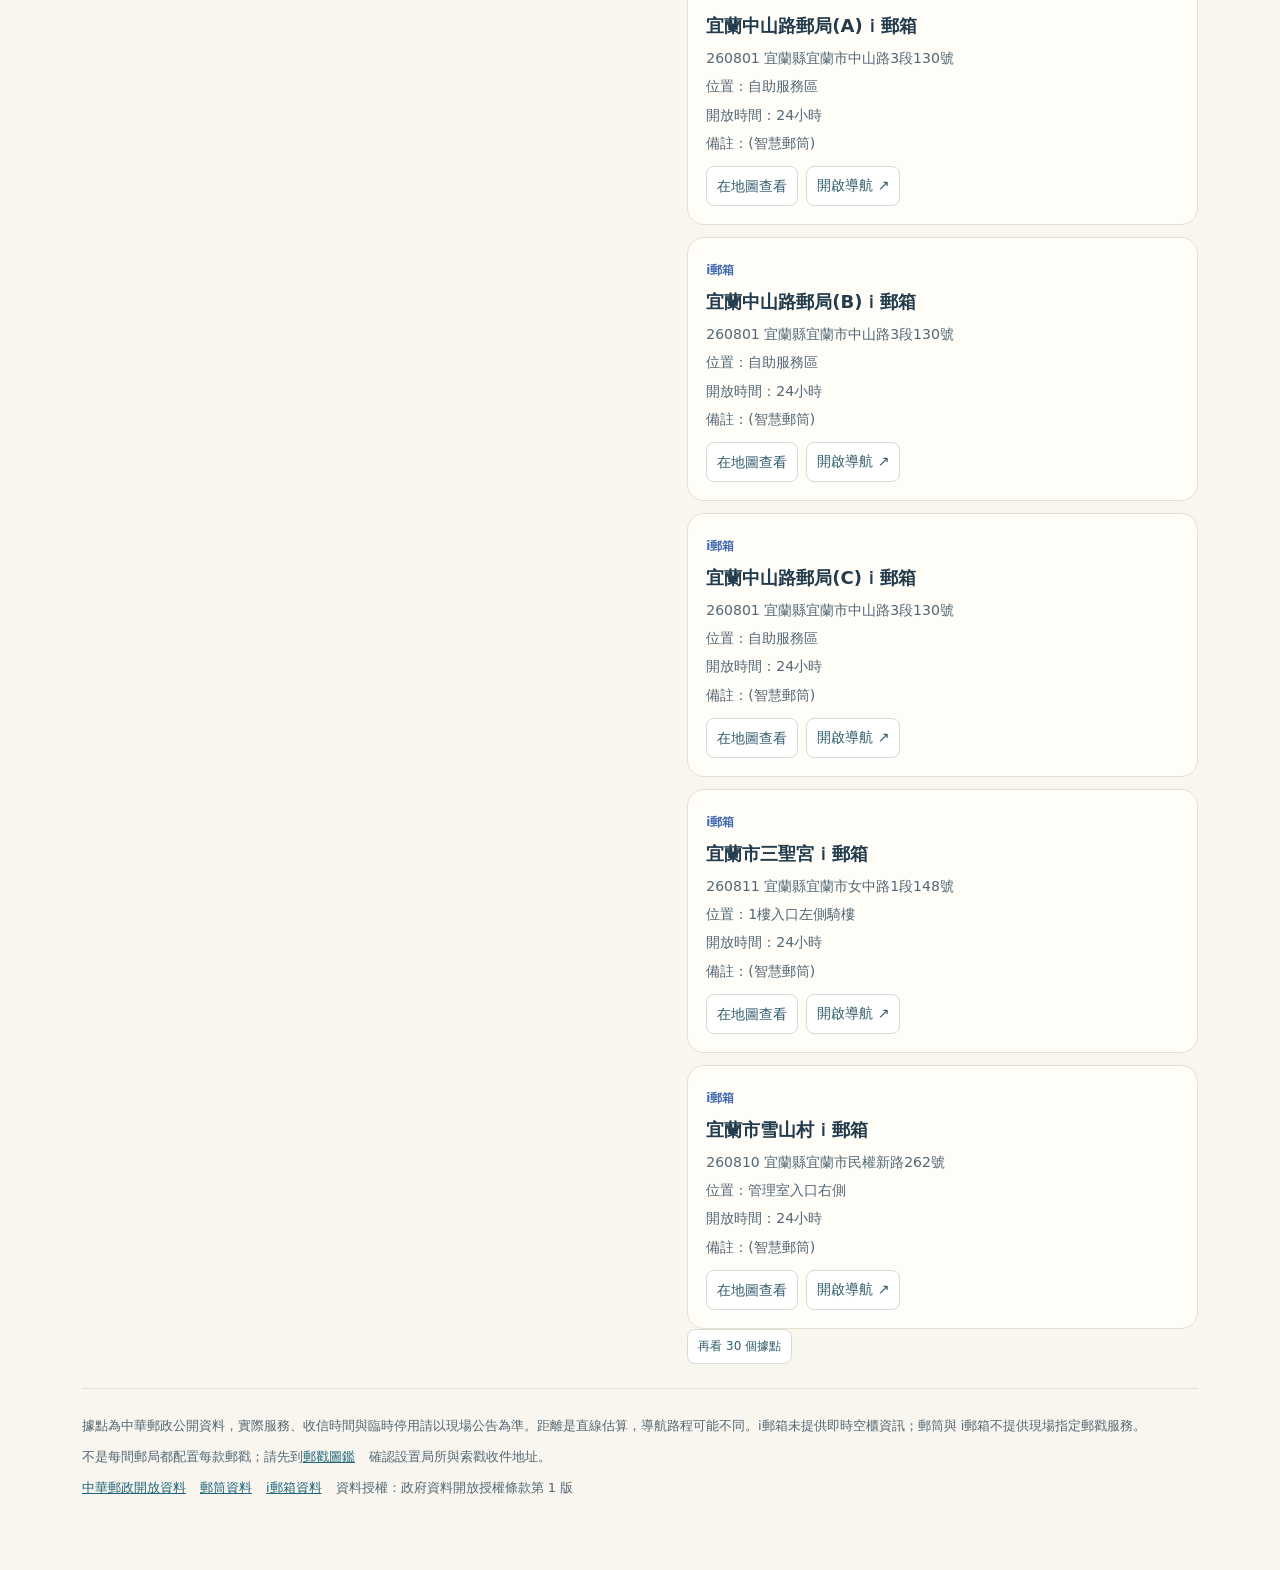
<file: map.html>
<!doctype html>
<html lang="zh-Hant"><meta charset="utf-8"><meta name="viewport" content="width=device-width,initial-scale=1">
<title>郵戳慢慢集｜寄郵地圖</title>
<style>
:root{--paper:#f9f6ef;--cream:#fffdf8;--ink:#233c4d;--ink2:#536774;--line:#e6dfd1;--accent:#b95744;--pale:#f1e8db;--good:#336b5a;--warn:#986b2b;--shadow:0 9px 25px rgba(43,54,54,.075)}
*{box-sizing:border-box}[hidden]{display:none!important}html{scroll-behavior:smooth}body{margin:0;background:var(--paper);color:var(--ink);font-family:"Noto Sans TC","Microsoft JhengHei","PingFang TC",system-ui,sans-serif;line-height:1.6}button,input,select{font:inherit}button{cursor:pointer}button:focus-visible,a:focus-visible,input:focus-visible,select:focus-visible{outline:3px solid #c49c5b;outline-offset:2px}a{color:#1f667a}header{background:var(--ink);color:white;position:relative;overflow:hidden}.headwrap{max-width:1160px;margin:auto;padding:54px 22px 48px;position:relative}.postmark{position:absolute;border:3px double rgba(255,255,255,.22);border-radius:50%;height:165px;width:165px;right:40px;top:30px;transform:rotate(13deg);text-align:center;display:flex;align-items:center;justify-content:center;letter-spacing:.15em;font-size:22px;pointer-events:none}.postmark:before{content:"POSTAL · TAIWAN";font-size:11px;position:absolute;top:28px}.eyebrow{letter-spacing:.19em;text-transform:uppercase;font-size:12px;color:#e0c7a8;font-weight:700}h1{font-size:clamp(32px,5.2vw,54px);letter-spacing:.07em;margin:8px 0 10px;font-weight:800}.subtitle{margin:0;max-width:640px;color:#e5ebed;font-size:16px}.headmeta{margin-top:20px;display:flex;gap:9px;flex-wrap:wrap}.headmeta span{border:1px solid rgba(255,255,255,.24);padding:3px 12px;border-radius:18px;font-size:12px;color:#f1eade}main{max-width:1160px;margin:auto;padding:26px 22px 70px}.info{background:#fffaf0;border:1px solid #ead8b4;border-radius:12px;padding:13px 16px;font-size:13px;color:#705728;margin-bottom:22px}.info b{color:#75502a}.filters{background:var(--cream);padding:22px;border:1px solid var(--line);border-radius:16px;box-shadow:var(--shadow)}.filters h2{font-size:18px;margin:0 0 12px}.fields{display:grid;grid-template-columns:2.3fr 1fr 1fr 1fr;gap:12px}.field{display:flex;flex-direction:column;gap:5px}.field label{font-size:12px;font-weight:750;color:var(--ink2)}.field input,.field select{height:42px;width:100%;padding:8px 11px;background:#fff;border:1px solid #d9d7cf;border-radius:9px;color:var(--ink);min-width:0}.rowfilter{display:flex;flex-wrap:wrap;align-items:center;gap:12px;margin-top:14px}.tick{display:flex;align-items:center;gap:6px;color:var(--ink2);font-size:13px}.tick input{accent-color:var(--accent);height:17px;width:17px}.plainbtn{border:1px solid #d0d5d3;background:#fff;border-radius:8px;padding:7px 12px;color:var(--ink);font-size:13px}.resultsline{display:flex;align-items:center;justify-content:space-between;gap:12px;margin:23px 0 16px}.resultsline strong{font-size:17px}.resultsline small{color:var(--ink2)}.cards{display:grid;grid-template-columns:repeat(3,minmax(0,1fr));gap:17px}.card{display:flex;flex-direction:column;background:var(--cream);border:1px solid var(--line);border-radius:16px;overflow:hidden;box-shadow:var(--shadow);min-width:0}.picture{height:205px;position:relative;background:#f0ece3;display:flex;align-items:center;justify-content:center;padding:15px;overflow:hidden}.picture img{display:block;max-width:100%;max-height:100%;object-fit:contain;filter:contrast(1.04)}.image-button{border:0;background:none;padding:0;height:100%;width:100%;display:flex;align-items:center;justify-content:center}.image-button:hover img{transform:scale(1.05)}.image-button img{transition:transform .2s}.image-fail{font-size:13px;color:#77858c;text-align:center;padding:20px;display:none}.smallcorner{position:absolute;top:10px;left:10px;background:rgba(255,255,255,.92);font-size:11px;border-radius:20px;padding:3px 10px;color:#5d6a70}.body{padding:17px 18px 18px;display:flex;flex-direction:column;flex:1}.date{font-size:12px;letter-spacing:.05em;font-weight:750;color:var(--accent)}.date .region{color:#71808a;font-weight:600;margin-left:8px}.body h3{font-size:17px;line-height:1.42;margin:7px 0 11px;min-height:48px}.tags{display:flex;flex-wrap:wrap;gap:6px;margin-bottom:13px}.tag{font-size:11px;border-radius:6px;padding:3px 8px;background:#eef0ee;color:#5c6970}.tag.future{background:#e5eee9;color:#39725a}.tag.grace{background:#f7eada;color:#8e632e}.tag.past{background:#e9e9e7;color:#777}.tag.pending{background:#fff0e7;color:#a25337}.details{padding:12px;background:#f5f3ed;border:1px solid #ebe6db;border-radius:10px;margin-top:auto}.details .k{font-size:11px;color:#6d7a80;font-weight:700}.details .v{font-size:13px;color:var(--ink);margin:1px 0 8px;overflow-wrap:anywhere}.details .v:last-child{margin-bottom:0}.note{font-size:12px;color:#68767b;margin-top:9px}.actions{display:flex;flex-wrap:wrap;align-items:center;gap:8px;margin-top:12px}.action{font-size:12px;text-decoration:none;padding:7px 10px;border-radius:8px;border:1px solid #d6dcd8;background:#fff;color:#315d6c}.action:hover{background:#edf4f1}.action.accent{background:#f3e8df;border-color:#e9caba;color:#8e4b33}.empty{background:#fff;border:1px solid var(--line);border-radius:15px;padding:50px 20px;text-align:center;color:var(--ink2)}footer{margin-top:40px;border-top:1px solid var(--line);padding-top:19px;font-size:12px;color:#687780}footer p{margin:6px 0}dialog{border:0;border-radius:15px;padding:0;background:#fffdf8;color:var(--ink);width:min(840px,96vw);max-height:94vh;box-shadow:0 30px 90px #14273855}dialog::backdrop{background:#0d2038b9}.modal-head{display:flex;justify-content:space-between;align-items:center;gap:12px;padding:14px 20px;border-bottom:1px solid var(--line)}.modal-head h2{font-size:16px;margin:0}.modal-head button{background:white;border:1px solid var(--line);border-radius:8px;padding:3px 12px;font-size:19px}.modal-body{padding:12px 20px 24px;text-align:center;overflow:auto;max-height:75vh}.modal-body img{max-width:100%;max-height:65vh;object-fit:contain}.modal-foot{display:flex;justify-content:center;gap:10px;margin-top:9px}.modal-foot button{border:1px solid var(--line);border-radius:7px;background:white;padding:7px 13px;color:var(--ink)}.statusdot{width:7px;height:7px;display:inline-block;border-radius:50%;background:#d7c4a6;margin-right:5px}.statusdot.good{background:#72c3a3}.err{color:#b35a43;font-size:12px}.sr-only{position:absolute;height:1px;width:1px;overflow:hidden;clip:rect(0,0,0,0)}
@media(max-width:920px){.cards{grid-template-columns:repeat(2,minmax(0,1fr))}.fields{grid-template-columns:1fr 1fr}.postmark{opacity:.25}}@media(max-width:620px){.headwrap{padding:42px 20px}.postmark{right:-40px;top:5px;opacity:.13}.filters{padding:17px}.fields{grid-template-columns:1fr}.cards{grid-template-columns:1fr}.picture{height:235px}.resultsline{align-items:start;flex-direction:column}}
[aria-current="page"].action{background:var(--ink);border-color:var(--ink);color:white}
.category-nav{margin:0 0 18px}
.category-title{font-size:clamp(23px,3vw,32px);margin:0 0 8px}
button,input,select{font-family:inherit}

.filters input[type="search"],.filters input[type="date"],.filters select{min-width:0;max-width:100%;box-sizing:border-box;font-size:16px;min-height:44px}
.catalog-fields{display:grid;grid-template-columns:minmax(0,2fr) minmax(140px,1fr);gap:16px;align-items:end}
.catalog-field{display:flex;flex-direction:column;gap:6px;min-width:0}
.catalog-field input,.catalog-field select{width:100%;padding:10px 12px;border:1px solid var(--line);border-radius:9px;background:white;color:var(--ink)}
.catalog-options{display:flex;gap:12px;flex-wrap:wrap;align-items:center;margin-top:16px}
.location-actions{display:flex;flex-wrap:wrap;gap:10px;align-items:center}
.location-actions button{min-height:44px}
.location-status{margin:10px 0 0;font-size:14px;overflow-wrap:anywhere}
button:disabled{opacity:.6;cursor:wait}
@media(max-width:620px){
 main{padding:20px 16px 48px}
 .headwrap{padding:32px 16px}
 .catalog-fields{grid-template-columns:minmax(0,1fr);gap:14px}
 .catalog-options{align-items:flex-start}
 .catalog-options>label{display:flex;gap:8px;align-items:flex-start}
 .location-actions{width:100%}
 .location-actions button{flex:1 1 140px}
 .category-nav{display:grid;grid-template-columns:repeat(3,minmax(0,1fr));gap:8px}
 .category-nav .action{text-align:center;padding:10px 4px;margin:0}
 .rowfilter{gap:12px}
 .rowfilter .tick{max-width:100%;flex-wrap:wrap}
 .filters .field{min-width:0}
 .body{overflow-wrap:anywhere}
}

.admin-entry{display:flex;justify-content:flex-end;margin-top:20px;font-size:13px}.admin-entry a{display:inline-block;padding:7px 12px;border:1px solid rgba(255,255,255,.4);border-radius:8px;color:white;text-decoration:none}.admin-entry a:hover{background:#36566a}.headwrap{padding-top:54px;padding-bottom:20px}@media(max-width:620px){.headwrap{padding-top:32px;padding-bottom:18px}.admin-entry{margin-top:18px}.admin-entry a{padding:7px 10px}}
#cards{margin-top:16px}
</style>
<link rel="stylesheet" href="site-sections.css?v=20261118-back-search">
<body>
<header><div class="headwrap"><div class="postmark">集 郵</div><div class="eyebrow">POSTMARK COLLECTION · TAIWAN</div><h1>郵戳慢慢集</h1><p class="subtitle">查找臨時郵局戳、紀念戳與風景戳，收錄戳圖和中華郵政官方資料。</p><div class="headmeta"><span>資料來源：中華郵政</span><span>每天嘗試自動更新</span></div><div class="admin-entry"><a href="https://postmark-admin.joas0123.workers.dev/admin" target="_blank" rel="noopener noreferrer" title="以 GitHub 帳號登入郵戳管理區">管理者登入 ↗</a></div></div></header>
<main><nav class="primary-nav" aria-label="網站功能"><a href="index.html">郵戳圖鑑</a><a href="map.html" aria-current="page">寄郵地圖</a><a href="guide.html">索戳指南</a></nav>
<section class="page-intro"><h2>寄一封信，從附近開始</h2><p>找郵局、郵筒和 i郵箱，也替下一趟索戳小旅行留個起點。</p></section>
<section class="panel" id="place-search" aria-label="據點查詢">
<div class="map-filters"><label for="place-query">名稱、地址或地標<input type="search" id="place-query" placeholder="例如：北門、臺中、車站" autocomplete="off"></label><label for="place-county">縣市<select id="place-county"><option value="">全部縣市</option></select></label></div>
<div class="map-actions" id="place-types"><label class="pill"><input type="checkbox" value="offices" checked>郵局</label><label class="pill"><input type="checkbox" value="mailboxes" checked>郵筒</label><label class="pill"><input type="checkbox" value="lockers" checked>i郵箱</label></div>
<div class="map-actions"><button class="action" id="find-nearby" type="button">依我的位置找附近據點</button><button class="action" id="clear-nearby" type="button" hidden>清除定位</button><button class="action" id="reset-places" type="button">清除篩選</button></div>
<p class="map-status" id="nearby-status" role="status"></p>
</section>
<p class="map-status" id="places-status" role="status">正在整理附近的寄信提案…</p>
<div class="map-layout"><section class="map-shell" aria-label="互動地圖"><div id="postal-map" class="map-canvas"><div><h3>讓寄信的路更清楚</h3><p>載入後會連線到 OpenStreetMap 底圖服務。</p><button class="action" id="load-map" type="button">載入互動地圖</button></div></div><p class="map-hint" id="map-hint">也可以直接使用右側據點清單。郵局為綠色、郵筒為橘色、i郵箱為藍色。</p></section>
<section aria-label="據點清單"><div id="place-list" class="place-list"></div><button class="action" id="more-places" type="button" hidden>再看 30 個據點</button></section></div>
<footer class="sources map-footer"><p>據點為中華郵政公開資料，實際服務、收信時間與臨時停用請以現場公告為準。距離是直線估算，導航路程可能不同。i郵箱未提供即時空櫃資訊；郵筒與 i郵箱不提供現場指定郵戳服務。</p><p>不是每間郵局都配置每款郵戳；請先到<a href="index.html">郵戳圖鑑</a>確認設置局所與索戳收件地址。</p><a href="https://data.gov.tw/dataset/5950" target="_blank" rel="noopener noreferrer">中華郵政開放資料</a><a href="https://data.gov.tw/dataset/7964" target="_blank" rel="noopener noreferrer">郵筒資料</a><a href="https://data.gov.tw/dataset/52779" target="_blank" rel="noopener noreferrer">i郵箱資料</a><span>資料授權：政府資料開放授權條款第 1 版</span></footer>
</main><button class="back-to-search" id="back-to-search" type="button" aria-controls="place-search" hidden>↑ 回到查詢</button><script src="map.js?v=20261118-back-search" defer></script><script src="visits.js?v=20261118" defer></script></body></html>
</file>
<file: site-sections.css>
.primary-nav{display:flex;gap:8px;margin:0 0 22px;padding:6px;background:#eee9df;border-radius:16px;max-width:440px}.primary-nav a{flex:1;text-align:center;text-decoration:none;border-radius:11px;padding:11px 12px;color:#536774;font-size:15px;font-weight:700;white-space:nowrap}.primary-nav a[aria-current="page"]{background:#233c4d;color:white;box-shadow:0 3px 9px #233c4d20}.primary-nav a:hover{background:#fffdf8;color:#233c4d}
.page-intro{margin-bottom:22px}.page-intro h2{font-size:clamp(26px,4vw,34px);margin:0 0 6px}.page-intro p{color:#536774;margin:0}.panel{background:#fffdf8;border:1px solid #e6dfd1;border-radius:20px;padding:24px;margin-bottom:16px;box-shadow:0 9px 25px #2b363613}.map-filters{display:grid;grid-template-columns:minmax(0,2fr) minmax(140px,1fr);gap:16px}.map-filters label{display:flex;flex-direction:column;gap:6px;font-weight:700}.map-filters input,.map-filters select,textarea{width:100%;min-width:0;border:1px solid #d9d7cf;border-radius:12px;padding:12px;background:white;color:#233c4d;font:inherit}.map-actions{display:flex;flex-wrap:wrap;gap:10px;margin-top:16px}.pill{display:inline-flex;gap:7px;align-items:center;border:1px solid #d9d7cf;border-radius:24px;padding:9px 14px;background:white;cursor:pointer}.pill input{accent-color:#233c4d;width:17px;height:17px}.pill:has(input:checked){background:#e5eee9;border-color:#b5c9c0}.map-layout{display:grid;grid-template-columns:minmax(0,1.15fr) minmax(0,1fr);gap:18px;align-items:start}.map-shell{position:sticky;top:12px;border:1px solid #e6dfd1;border-radius:20px;overflow:hidden;background:#eee9df}.map-canvas{height:520px;display:grid;place-items:center;text-align:center;padding:24px}.map-canvas.leaflet-container{display:block;padding:0}.map-hint{padding:12px 16px;background:#fffdf8;font-size:13px;color:#536774;margin:0}.place-list{display:grid;gap:12px}.place-card{border:1px solid #e6dfd1;border-radius:17px;padding:18px;background:#fffdf8;overflow-wrap:anywhere}.place-card h3{font-size:18px;margin:6px 0}.place-card p{margin:6px 0;color:#536774;font-size:14px;white-space:pre-line}.place-tag{font-size:12px;font-weight:700;color:#536774}.place-tag.offices{color:#336b5a}.place-tag.mailboxes{color:#b95744}.place-tag.lockers{color:#426ab0}.place-card .action{font-size:14px;min-height:40px}.map-status{font-size:14px;color:#536774;margin:12px 0}.guide-grid{display:grid;grid-template-columns:repeat(3,minmax(0,1fr));gap:16px;margin-bottom:22px}.guide-grid .panel{margin:0}.guide-grid h3{margin-top:8px}.step-no{color:#b95744;font-weight:800;letter-spacing:.1em}.guide-steps{padding-left:24px}.guide-steps li{padding:4px 0 12px 8px}.guide-steps b{display:block}.guide-note{border-left:4px solid #b95744;background:#f7efe4;border-radius:0 12px 12px 0;padding:14px 18px}.checklist label{display:block;margin:12px 0}.checklist input{width:18px;height:18px;accent-color:#336b5a;vertical-align:middle;margin-right:8px}.guide-columns{display:grid;grid-template-columns:1fr 1fr;gap:18px}.guide-columns .panel{height:fit-content}details{border-top:1px solid #e6dfd1;padding:14px 0}summary{cursor:pointer;font-weight:700}textarea{min-height:230px;resize:vertical;line-height:1.8}.sources{font-size:13px;color:#536774;line-height:1.9}.sources a{margin-right:14px}.map-footer{margin-top:24px}.empty-state{padding:24px;border:1px dashed #c6c8c0;border-radius:16px;background:#fffdf8}.action:disabled{opacity:.55;cursor:wait}
@media(max-width:760px){.map-layout,.guide-columns{grid-template-columns:1fr}.map-shell{position:relative;top:auto}.map-canvas{height:350px}.guide-grid{grid-template-columns:1fr}.panel{padding:18px}.map-filters{grid-template-columns:1fr}.primary-nav{width:100%;max-width:none}.primary-nav a{padding:10px 5px;font-size:14px}}

#nearby-status:empty{display:none}

.postmark-basics{display:grid;grid-template-columns:repeat(2,minmax(0,1fr));gap:12px 24px}.postmark-basics h4{margin:6px 0;color:#336b5a}.postmark-basics p{margin:6px 0 14px}.optional-note{border:0;padding:0}.optional-note summary{font-size:18px}.optional-note[open] summary{margin-bottom:16px}@media(max-width:620px){.postmark-basics{grid-template-columns:1fr}}

.guide-sidebar{min-width:0}.guide-sidebar>.panel:last-child{margin-bottom:0}

.note-actions{align-items:center}.note-actions .sources{flex:1;min-width:160px;margin:0}.note-actions #copy-status:not(:empty){flex-basis:100%;font-size:13px}
@media(min-width:761px){
.guide-sidebar>.panel:has(.optional-note[open]){height:var(--note-room);max-height:var(--note-room);min-height:0;overflow:hidden}
.optional-note[open]{display:flex;flex-direction:column;height:100%;min-height:0}
.optional-note[open] summary{flex-shrink:0;margin-bottom:8px}
.note-editor{display:flex;flex-direction:column;flex:1;min-height:0;overflow:auto}
.note-editor>p{flex-shrink:0;margin:8px 0 12px}
.note-editor textarea{flex:1;min-height:110px;height:110px;resize:none}
.note-actions{flex-shrink:0;margin-top:12px}
}

.postmark-examples{display:grid;grid-template-columns:repeat(2,minmax(0,1fr));gap:12px}.postmark-examples p{margin:0;background:#f3efe7;border-radius:12px;padding:14px 16px}.postmark-examples b{display:inline-block;margin-bottom:6px}@media(max-width:620px){.postmark-examples{grid-template-columns:1fr}}

#place-search{scroll-margin-top:16px}
.back-to-search{position:fixed;right:24px;bottom:calc(24px + env(safe-area-inset-bottom,0px));z-index:1100;border:1px solid #47606f;border-radius:24px;background:#233c4d;color:#fff;padding:12px 18px;min-height:44px;font:inherit;font-size:14px;font-weight:700;cursor:pointer;box-shadow:0 5px 18px #233c4d30}
.back-to-search:hover{background:#365366}.back-to-search:focus-visible{outline:3px solid #c49c5b;outline-offset:3px}
@media(max-width:620px){.back-to-search{right:16px;bottom:calc(16px + env(safe-area-inset-bottom,0px));padding:10px 14px}body:has(.back-to-search) main{padding-bottom:90px}}
@media(prefers-reduced-motion:reduce){html{scroll-behavior:auto}}
</file>
